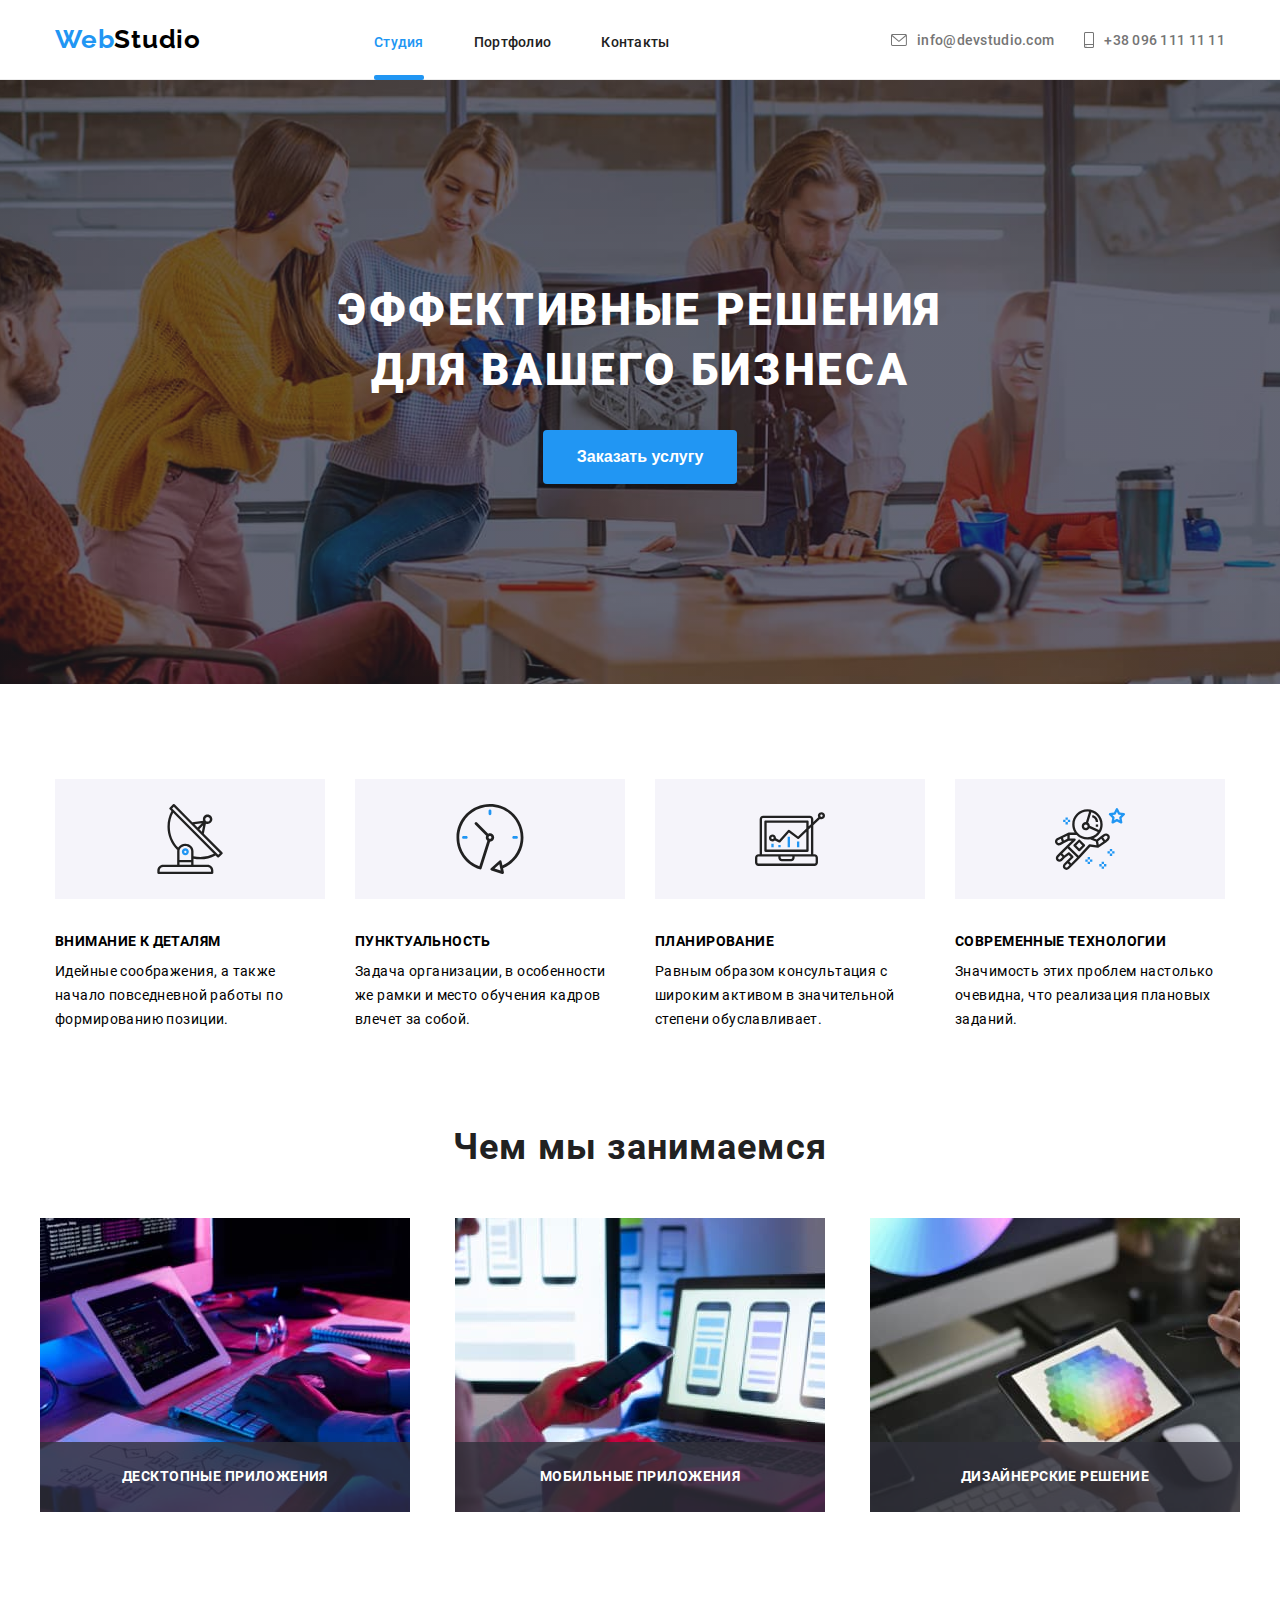
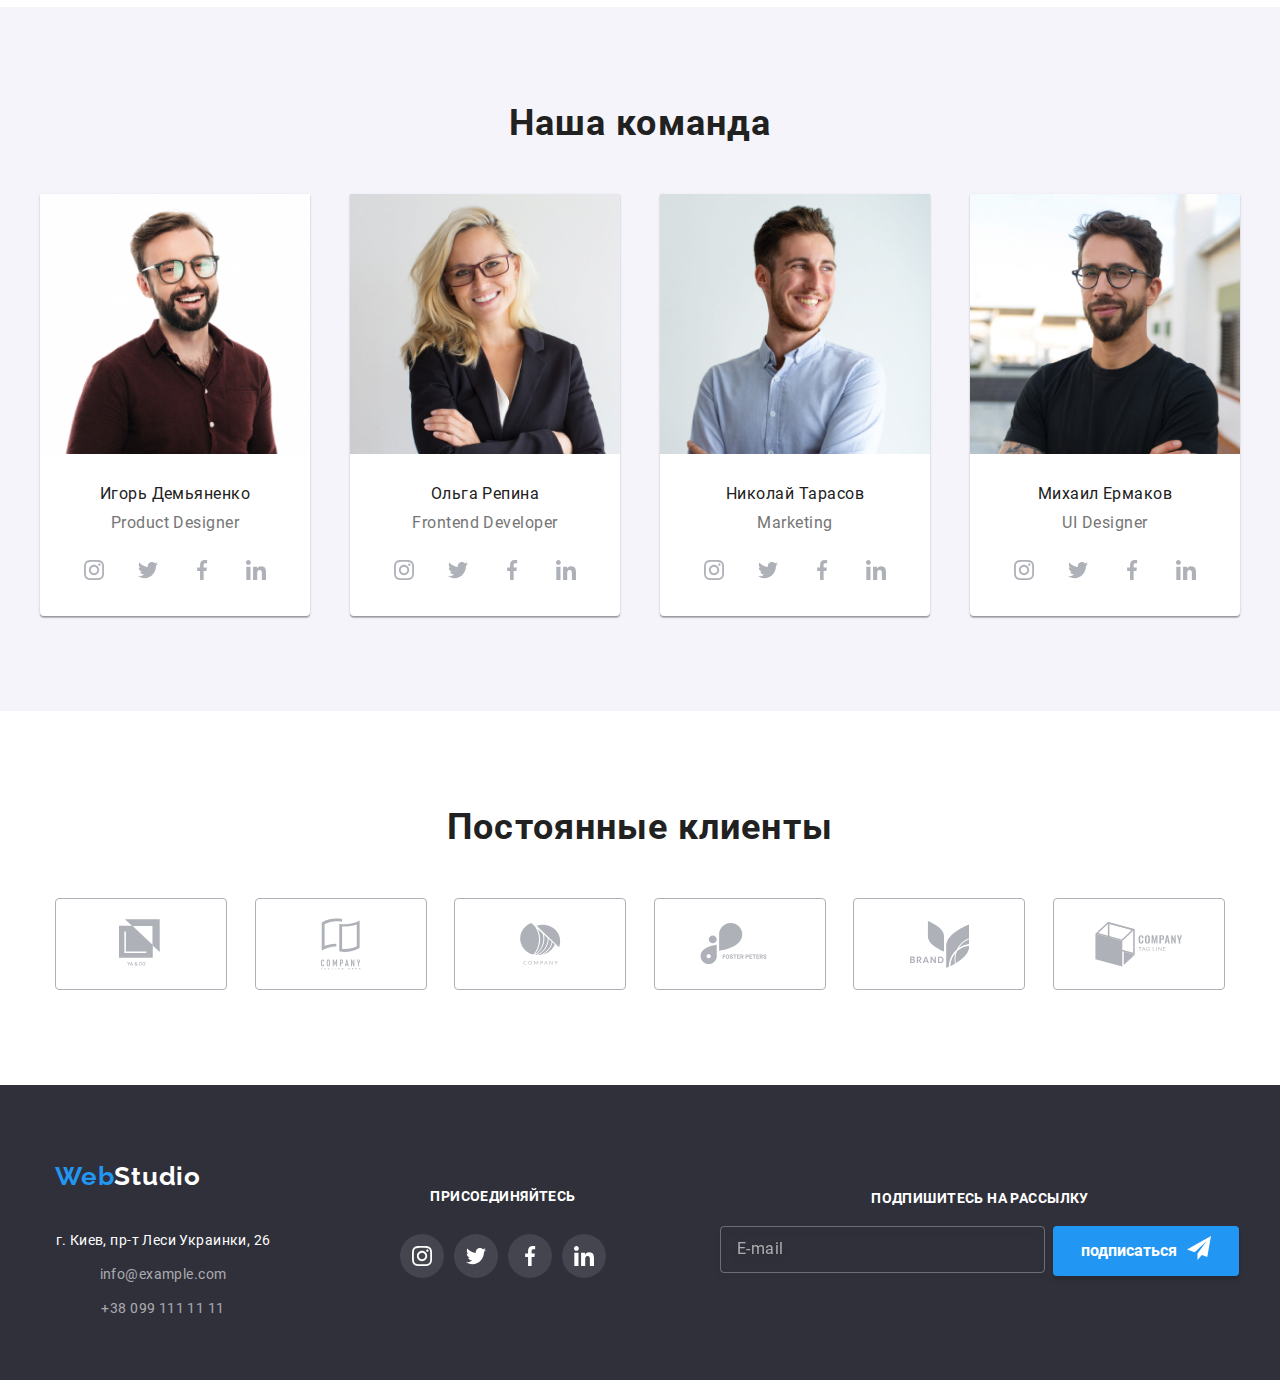
<file: index.html>
<!DOCTYPE html>
<html lang="ru">
<head>
    <meta charset="UTF-8">
    <meta name  ="viewport" content="width=device-width, initial-scale=1.0">
    <title>Document</title>
    <!-- <link href="https://fonts.googleapis.com/css2?family=Raleway:wght@700;900&family=Roboto:wght@400;500;700;900&display=swap" rel="stylesheet"> -->
    <!-- <link rel="stylesheet" href="./css/style.css"> -->
    <link rel="stylesheet" href="./css/main.css">
</head>
<body>
    <!--шапка-->
    <header class="link header">
        <nav class="main-nav container">
            <a href="" class="web-logo"><span class="web-text">Web</span><span class="studio-text">Studio</span></a>
                    <ul class="list-line list">
                        <li class="item"><a href=""><span class="header-text current">Студия</span></a></li>
                        <li class="item"><a href="./portfolio.html"><span class="header-text">Портфолио</span></a></li>
                        <li class="item"><a href=""><span class="header-text">Контакты</span></a></li>
                    </ul>
                        <ul class="auth-nav">
                            <li class="item">
                                <a href="mailto:info@devstudio.com" class="icon-header">
                                    <svg style="width:16px; height:12px; margin-right:10px;">
                                        <use href="./picture/svg/symbol-defs-1.svg#envelope"></use>
                                    </svg>
                                    <span class="contact">info@devstudio.com</span>
                                </a>
                            </li>
                            <li class="item">
                                <a href="tel:+380961111111" class="icon-header">
                                    <svg style="width: 10px; height: 16px; margin-right: 10px">
                                        <use href="./picture/svg/sprite.svg#smartphone"></use>
                                    </svg>

                                    <span class="contact">+38 096 111 11 11</span>
                                </a>
                            </li>
                        </ul>
                <div class="svg-mobile-header is-open" data-menu-button>
                    <svg class="menu-mobile" style="width: 24px; height:16px">
                        <use href="./picture/svg/symbol-defs-1.svg#icon-menu-mobile"></use>
                    </svg>
                    <svg class="close-menu-mobile" style="width: 18px; height: 18px">
                        <use href="./picture/svg/symbol-defs-1.svg#icon-close-mobile"></use>
                    </svg>
                </div>
                <!-- <div class="svg-close-footer is-open" data-menu-button="">
                    <svg style="width: 18px; height: 18px">
                        <use href="./picture/svg/symbol-defs-1.svg#icon-close-mobile"></use>
                    </svg> -->
                </div>
                <div class="header-menu is-open" data-menu>
                        <ul class="list-line list">
                            <li class="item"><a href=""><span class="header-text current">Студия</span></a></li>
                            <li class="item"><a href="./portfolio.html"><span class="header-text">Портфолио</span></a></li>
                            <li class="item"><a href=""><span class="header-text">Контакты</span></a></li>
                        </ul>
                            <ul class="auth-nav">
                                <li class="item">
                                    <a href="mailto:info@devstudio.com" class="icon-header">
                                        <svg style="width:16px; height:12px; margin-right:10px;">
                                            <use href="./picture/svg/symbol-defs-1.svg#envelope"></use>
                                        </svg>
                                        <span class="contact">info@devstudio.com</span>
                                    </a>
                                </li>
                                <li class="item">
                                    <a href="tel:+380961111111" class="icon-header">
                                        <svg style="width: 10px; height: 16px; margin-right: 10px">
                                            <use href="./picture/svg/sprite.svg#smartphone"></use>
                                        </svg>
    
                                        <span class="contact">+38 096 111 11 11</span>
                                    </a>
                                </li>
                            </ul>
                </div>
        </nav>
    </header>
    <main class="link">
            <!-- hero -->
            <section class="hero">
                <h1 class="efect-title">ЭФФЕКТИВНЫЕ РЕШЕНИЯ ДЛЯ ВАШЕГО БИЗНЕСА</h1>
                <div class="button-centered" data-modal-open>
                    <button class="button-hero">Заказать услугу</button>
                </div>
            </section>
            <!-- иконки -->
            <section class="icon-section">
                <div class="container">
                    <ul class="icon-style">
                        <li class="item">
                                <svg class="icon">
                                    <use href="./picture/svg/sprite.svg#antenna"></use>
                                </svg>
                            <h3 class="subtitle-text">ВНИМАНИЕ К ДЕТАЛЯМ</h3>
                            <p class="icon-text">Идейные соображения, а также начало повседневной работы по формированию позиции.</p>
                        </li>
                        <li class="item">
                            <svg class="icon">
                                <use href="./picture/svg/sprite.svg#clock"></use>
                            </svg>
                            <h3 class="subtitle-text">ПУНКТУАЛЬНОСТЬ</h3>
                            <p class="icon-text">Задача организации, в особенности же рамки и место обучения кадров влечет за собой.</p>
                        </li>
                        <li class="item">
                            <svg class="icon">
                                <use href="./picture/svg/sprite.svg#diagram"></use>
                            </svg>
                            <h3 class="subtitle-text">ПЛАНИРОВАНИЕ</h3>
                            <p class="icon-text">Равным образом консультация с широким активом в значительной степени обуславливает.</p>
                        </li>
                        <li class="item">
                            <svg class="icon">
                                <use href="./picture/svg/sprite.svg#astronaut"></use>
                            </svg>
                            <h3 class="subtitle-text">СОВРЕМЕННЫЕ ТЕХНОЛОГИИ</h3>
                            <p class="icon-text">Значимость этих проблем настолько очевидна, что реализация плановых заданий.</p>
                        </li>
                    </ul>
                </div>
            </section>
            <!-- Занятия -->
            <section class="project">
                <div class="container">
                    <h2 class="section-title">Чем мы занимаемся</h2>
                    <ul class="list-project">
                        <li class="item"><img src="./picture/box/box1.jpg" alt=""><span class="text-project">ДЕСКТОПНЫЕ ПРИЛОЖЕНИЯ</span></li>
                        <li class="item"><img src="./picture/box/box2.jpg" alt=""><span class="text-project">МОБИЛЬНЫЕ ПРИЛОЖЕНИЯ</span></li>
                        <li class="item"><img src="./picture/box/box3.jpg" alt=""><span class="text-project">ДИЗАЙНЕРСКИЕ РЕШЕНИЕ</span></li>
                    </ul>
                </div>
            </section>
            <!-- Команда -->
            <section class="comand">
                    <div class="container">
                        <div class="section-comand">
                            <h2 class="section-title">Наша команда</h2>
                            <ul class="comand-list">
                                <li class="item-border">
                                    <picture>
                                        <source srcset="./picture/people/desktop/1.jpg 1x, ./picture/people/desktop/1-img@2x.jpg 2x" media="(min-width:1200px"/>
                                        <source srcset="./picture/people/tablet/1.jpg 1x, ./picture/people/tablet/1-img@2x.jpg 2x" media="(min-width:768px"/>
                                        <source srcset="./picture/people/mobile/1.jpg 1x, ./picture/people/mobile/1-img@2x.jpg 2x" media="(min-width:480px"/>
                                        <img src="./picture/people/desktop/1.jpg" alt="Николай Кучеренко">
                                    </picture> 
                                        <h3 class="contact-subtitle">Игорь Демьяненко</h3>
                                        <p class="contact-text">Product Designer</p>
                                            <ul class="list-soc">
                                                <li class="item">
                                                    <a href="" class="icon-comand">
                                                        <svg class="icon">
                                                            <use href="./picture/svg/sprite.svg#instagram"></use>
                                                        </svg>
                                                    </a>
                                                </li>
                                                <li class="item">
                                                    <a href="" class="icon-comand">
                                                        <svg class="icon">
                                                            <use href="./picture/svg/sprite.svg#twitter"></use>
                                                        </svg>
                                                    </a>
                                                </li>
                                                <li class="item">
                                                    <a href="" class="icon-comand">
                                                        <svg class="icon">
                                                            <use href="./picture/svg/sprite.svg#facebook" ></use>
                                                        </svg>
                                                    </a>
                                                </li>
                                                <li class="item">
                                                    <a href="" class="icon-comand">
                                                        <svg class="icon">
                                                            <use href="./picture/svg/sprite.svg#linkedin"></use>
                                                        </svg>
                                                    </a>
                                                </li>
                                            </ul>
                                </li>
                                <li class="item-border"> 
                                    <picture>
                                        <source srcset="./picture/people/desktop/2.jpg 1x, ./picture/people/desktop/2-img@2x.jpg 2x" media="(min-width:1200px"/>
                                        <source srcset="./picture/people/tablet/2.jpg 1x, ./picture/people/tablet/2-img@2x.jpg 2x" media="(min-width:768px"/>
                                        <source srcset="./picture/people/mobile/2.jpg 1x, ./picture/people/mobile/2-img@2x.jpg 2x" media="(min-width:480px"/>
                                        <img src="./picture/people/desktop/2.jpg" alt="Ольга Ивановна">
                                    </picture> 
                                    <h3 class="contact-subtitle">Ольга Репина</h3>
                                        <p class="contact-text">Frontend Developer</p>
                                        <ul class="list-soc">
                                            <li class="item">
                                                <a href="" class="icon-comand">
                                                    <svg class="icon">
                                                        <use href="./picture/svg/sprite.svg#instagram"></use>
                                                    </svg>
                                                </a>
                                            </li>
                                            <li class="item">
                                                <a href="" class="icon-comand">
                                                    <svg class="icon">
                                                        <use href="./picture/svg/sprite.svg#twitter"></use>
                                                    </svg>
                                                </a>
                                            </li>
                                            <li class="item">
                                                <a href="" class="icon-comand">
                                                    <svg class="icon">
                                                        <use href="./picture/svg/sprite.svg#facebook" ></use>
                                                    </svg>
                                                </a>
                                            </li>
                                            <li class="item">
                                                <a href="" class="icon-comand">
                                                    <svg class="icon">
                                                        <use href="./picture/svg/sprite.svg#linkedin"></use>
                                                    </svg>
                                                </a>
                                            </li>
                                        </ul>
                                </li>
                                <li class="item-border">
                                    <picture>
                                        <source srcset="./picture/people/desktop/3.jpg 1x, ./picture/people/desktop/3-img@2x.jpg 2x" media="(min-width:1200px"/>
                                        <source srcset="./picture/people/tablet/3.jpg 1x, ./picture/people/tablet/3-img@2x.jpg 2x" media="(min-width:768px"/>
                                        <source srcset="./picture/people/mobile/3.jpg 1x, ./picture/people/mobile/3-img@2x.jpg 2x" media="(min-width:480px"/>
                                        <img src="./picture/people/desktop/3.jpg" alt="Андрей Шевченко"> 
                                    </picture>
                                    
                                    <h3 class="contact-subtitle">Николай Тарасов</h3>
                                        <p class="contact-text">Marketing</p>
                                        <ul class="list-soc">
                                            <li class="item">
                                                <a href="" class="icon-comand">
                                                    <svg class="icon">
                                                        <use href="./picture/svg/sprite.svg#instagram"></use>
                                                    </svg>
                                                </a>
                                            </li>
                                            <li class="item">
                                                <a href="" class="icon-comand">
                                                    <svg class="icon">
                                                        <use href="./picture/svg/sprite.svg#twitter"></use>
                                                    </svg>
                                                </a>
                                            </li>
                                            <li class="item">
                                                <a href="" class="icon-comand">
                                                    <svg class="icon">
                                                        <use href="./picture/svg/sprite.svg#facebook" ></use>
                                                    </svg>
                                                </a>
                                            </li>
                                            <li class="item">
                                                <a href="" class="icon-comand">
                                                    <svg class="icon">
                                                        <use href="./picture/svg/sprite.svg#linkedin"></use>
                                                    </svg>
                                                </a>
                                            </li>
                                        </ul>
                                </li>
                                <li class="item-border"> 
                                    <picture>
                                        <source srcset="./picture/people/desktop/4.jpg 1x, ./picture/people/desktop/4-img@2x.jpg 2x" media="(min-width:1200px"/>
                                        <source srcset="./picture/people/tablet/4.jpg 1x, ./picture/people/tablet/4-img@2x.jpg 2x" media="(min-width:768px"/>
                                        <source srcset="./picture/people/mobile/4.jpg 1x, ./picture/people/mobile/4-img@2x.jpg 2x" media="(min-width:480px"/>
                                        <img src="./picture/people/desktop/4.jpg" alt="Иван Николаев">
                                    </picture>
                                    <h3 class="contact-subtitle">Михаил Ермаков</h3>
                                        <p class="contact-text">UI Designer</p>
                                        <ul class="list-soc">
                                            <li class="item">
                                                <a href="" class="icon-comand">
                                                    <svg class="icon">
                                                        <use href="./picture/svg/sprite.svg#instagram"></use>
                                                    </svg>
                                                </a>
                                            </li>
                                            <li class="item">
                                                <a href="" class="icon-comand">
                                                    <svg class="icon">
                                                        <use href="./picture/svg/sprite.svg#twitter"></use>
                                                    </svg>
                                                </a>
                                            </li>
                                            <li class="item">
                                                <a href="" class="icon-comand">
                                                    <svg class="icon">
                                                        <use href="./picture/svg/sprite.svg#facebook" ></use>
                                                    </svg>
                                                </a>
                                            </li>
                                            <li class="item">
                                                <a href="" class="icon-comand">
                                                    <svg class="icon">
                                                        <use href="./picture/svg/sprite.svg#linkedin"></use>
                                                    </svg>
                                                </a>
                                            </li>
                                        </ul>
                                </li>
                            </ul>
                        </div>
                    </div>
            </section>
            <!-- клиенты -->
            <section class="costomer">
                <div class="container">
                    <h2 class="section-title">Постоянные клиенты</h2>
                    <ul class="list-сustomer">
                        <li class="item">
                            <a href="" class="svg-icon">
                                <svg style="width: 45px; height: 50px;">
                                    <use href="./picture/svg/sprite.svg#icon-logo-1"></use>
                                </svg>
                            </a>
                        </li>
                        <li class="item">
                            <a href="" class="svg-icon">
                                <svg style="width: 40px; height: 52px">
                                    <use href="./picture/svg/sprite.svg#icon-logo-2"></use>
                                </svg>
                            </a>
                        </li>
                        <li class="item">
                            <a href="" class="svg-icon">
                                <svg style="width: 41px; height: 42px;">
                                    <use href="./picture/svg/sprite.svg#icon-logo-3"></use>
                                </svg>
                            </a>
                        </li>
                        <li class="item">
                            <a href="" class="svg-icon">
                                <svg  style="width: 80px; height: 42px;">
                                    <use href="./picture/svg/sprite.svg#icon-logo-4"></use>
                                </svg>
                            </a>
                        </li>
                        <li class="item">
                            <a href="" class="svg-icon">
                                <svg style="width: 59px; height: 47px;">
                                    <use href="./picture/svg/sprite.svg#icon-logo-5"></use>
                                </svg>
                            </a>
                        </li>
                        <li class="item">
                            <a href="" class="svg-icon">
                                <svg style="width: 88px; height: 45px;">
                                    <use href="./picture/svg/sprite.svg#icon-logo-6"></use>
                                </svg>
                            </a>
                        </li>
                    </ul>
                </div>
            </section>
    </main>
    <footer class="link footer">
        <div class="container footer-list">
            <!-- <div class="footer-tablet"> -->
                <div class="footer-section">
                    <a href=""><span class="web-logo"><span style="color:#2196F3;">Web</span><span style="color:#FFFFFF;">Studio</span></span></a>
                        <address>
                            <ul class="footer-adress">
                                <li class="item">г. Киев, пр-т Леси Украинки, 26</li>
                                <li class="item"><a href="mailto:info@devstudio.com"><span class="contact">info@example.com</span></a></li>
                                <li class="item"><a href="tel:+380961111111"><span class="contact">+38 099 111 11 11</span></a></li>
                            </ul>
                        </address>
                </div>
                <div class="footer-soc">
                    <h3 class="subtitle-text" style="color: #FFFFFF;">ПРИСОЕДИНЯЙТЕСЬ</h3>
                        <ul class="list-soc">
                            <li class="item">
                                <a href="" class="icon-footer">
                                    <svg class="icon">
                                        <use href="./picture/svg/sprite.svg#instagram" ></use>
                                    </svg>
                                </a>
                            </li>
                            <li class="item">
                                <a href="" class="icon-footer">
                                    <svg class="icon">
                                        <use href="./picture/svg/sprite.svg#twitter" ></use>
                                    </svg>
                                </a>
                            </li>
                            <li class="item">
                                <a href="" class="icon-footer">
                                    <svg class="icon">
                                        <use href="./picture/svg/sprite.svg#facebook" ></use>
                                    </svg>
                                </a>
                            </li>
                            <li class="item">
                                <a href="" class="icon-footer">
                                    <svg class="icon">
                                        <use href="./picture/svg/sprite.svg#linkedin" ></use>
                                    </svg>
                                </a>
                            </li>
                        </ul>
                <!-- </div> -->
            </div>
            <div class="footer-link">
                <h3 class="subtitle-text">ПОДПИШИТЕСЬ НА РАССЫЛКУ</h3>
                <div class="form-flex-footer">
                    <form>
                        <input class="form-footer" type="email" name="email" id="email" placeholder="E-mail" autocomplete="off">
                    </form>
                    <a href="" class="button">подписаться</a>
                </div>
            </div>
        </div>
    </footer>
    <div class="backdrop is-hidden" data-modal>
        <div class="modal">
            <div class="modal-end" data-modal-close>
                <svg class="icon-modal" style="width: 10px; height:10px;">
                    <use href="./picture/svg/symbol-defs-1.svg#icon-krest-modal"></use>
                </svg>
            </div>
            <p class="form-title">Оставьте свои данные, мы вам перезвоним</p>
            <form>
                <div class="main-form">
                    <label class="form-label">
                        <span class="form-subtitle">Имя</span>
                        <input type="text" name="name" class="form" autocomplete="off">
                        <div class="form-icon">
                            <svg class="icon-form" style="height: 12px; width:12px; padding: 3px 3px;">
                                <use href="./picture/svg/symbol-defs-1.svg#form-man"></use>
                            </svg>
                        </div>
                    </label>
                    <label class="form-label">
                        <span class="form-subtitle">Телефон</span>
                        <input type="tel" name="tel" class="form" autocomplete="off">
                        <div class="form-icon">
                            <svg style="height: 13px; width:13px; padding: 2.5px 2.5px">
                                <use href="./picture/svg/symbol-defs-1.svg#form-tel"></use>
                            </svg>
                        </div>
                    </label>
                    <label class="form-label">
                        <span class="form-subtitle">Почта</span>
                        <input type="email" name="email" class="form" autocomplete="off">
                        <div class="form-icon">
                            <svg style="height: 12px; width:15px; padding: 3px 1.5px">
                                <use href="./picture/svg/symbol-defs-1.svg#form-email"></use>
                            </svg>
                        </div>
                    </label>
                    <label class="form-label">
                        <span class="form-subtitle">Комментарий</span>
                        <textarea name="coment" placeholder="Введите текст" class="form-coment form"></textarea>
                    </label>
                </div>
                <div class="checkbox">
                    <input type="checkbox" name="checkbox"><p class="text-checkbox">Соглашаюсь с рассылкой и принимаю <a href="" class="link-checkbox">Условия договора</a></p>
                </div>
                <div>
                    <button class="form-button">Отправить</button>
                </div>
            </form>
        </div>
    </div>
    <script src="./js/modal.js"></script>
    <script src="./js/header.js"></script>
</body>
</html>
</file>
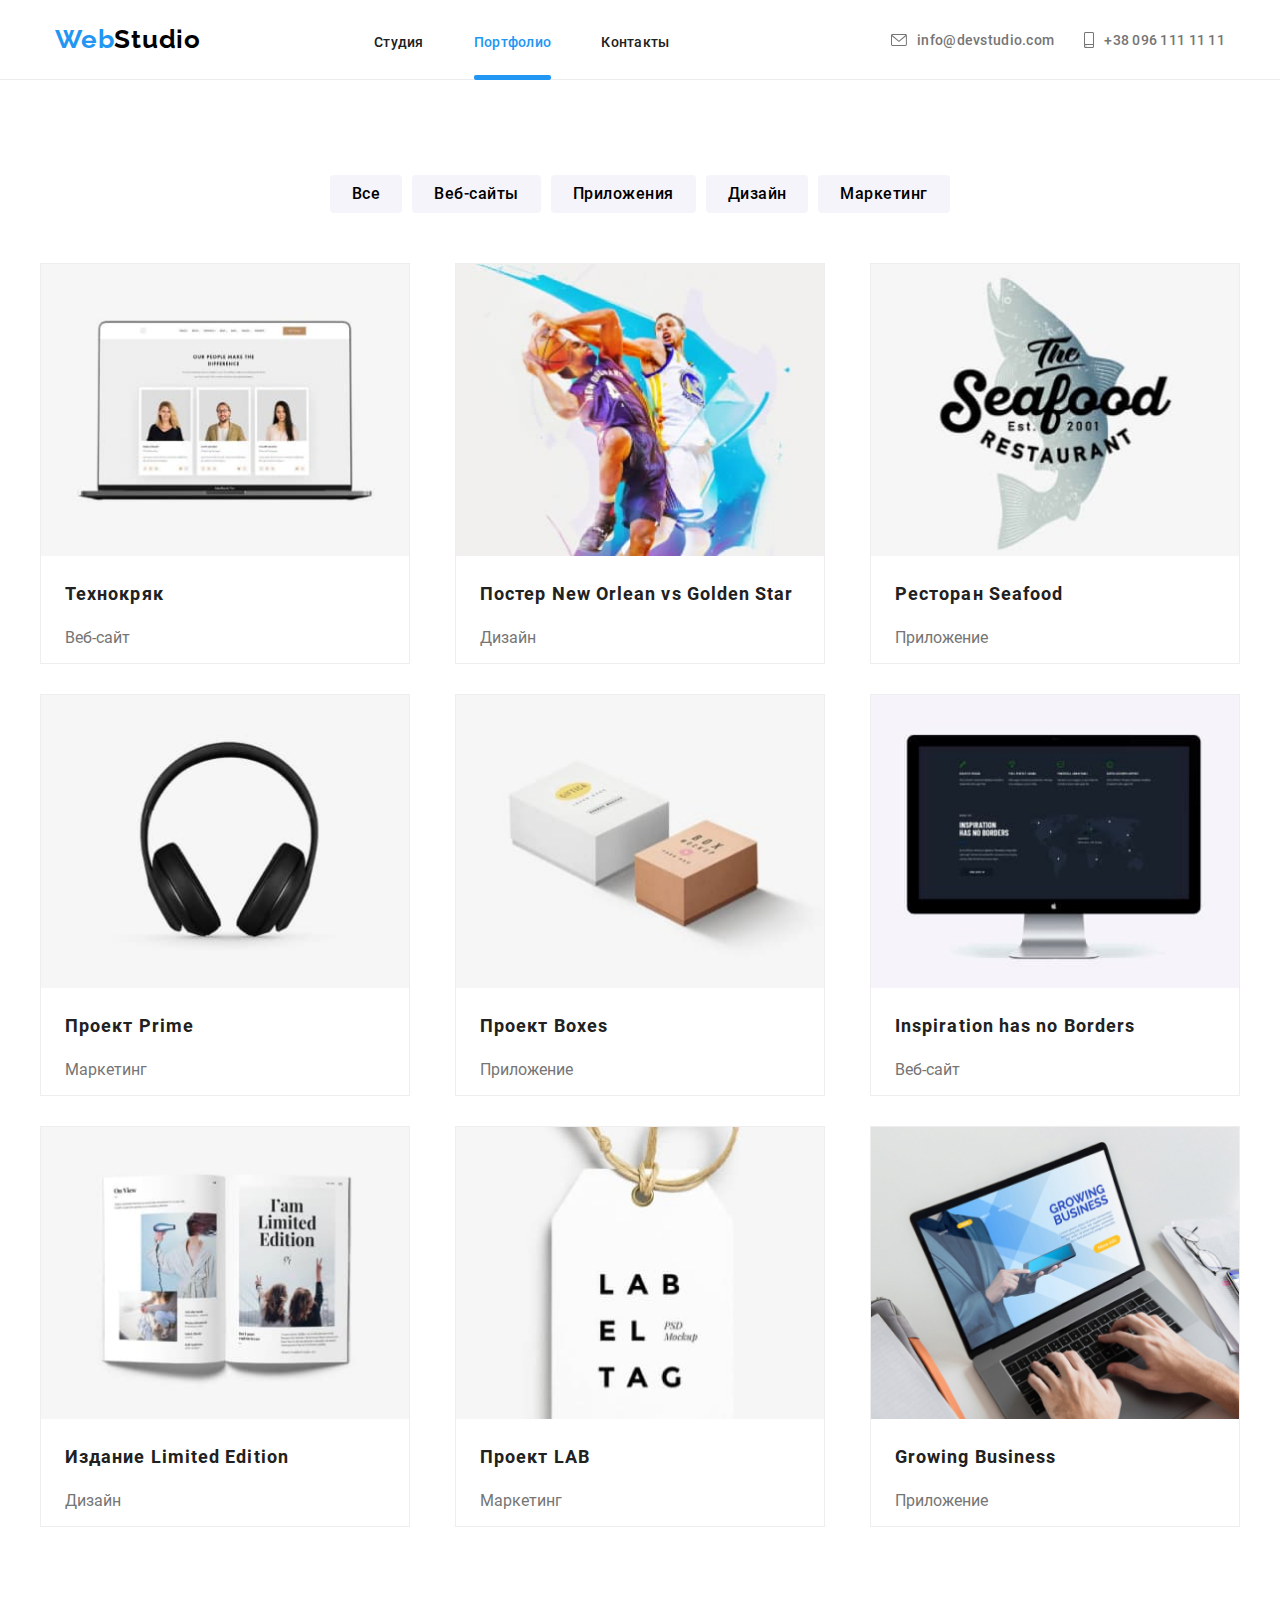
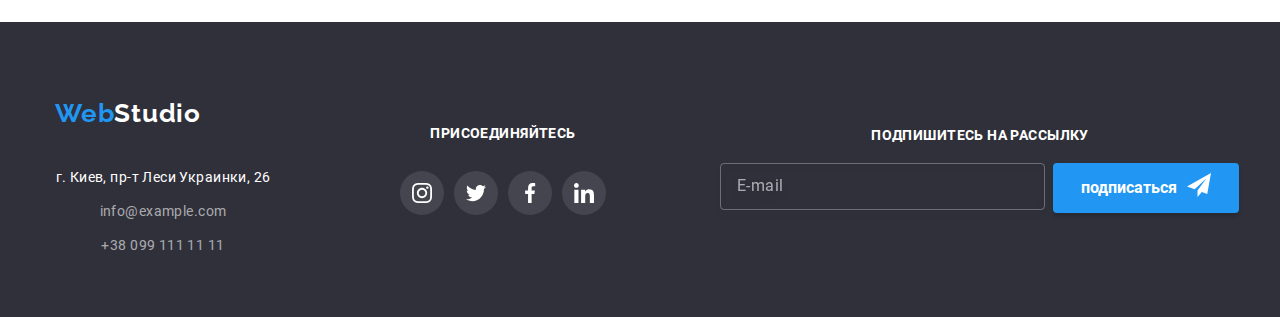
<file: portfolio.html>
<!DOCTYPE html>
<html lang="ru">
<head>
    <meta charset="UTF-8">
    <meta name="viewport" content="width=device-width, initial-scale=1.0">
    <title>Портфолио</title>
    <!-- <link href="https://fonts.googleapis.com/css2?family=Raleway:wght@700;900&family=Roboto:wght@400;500;700&display=swap" rel="stylesheet"> -->
    <!-- <link rel="stylesheet" href="./css/style.css"> -->
    <link rel="stylesheet" href="./css/portfolio.css">
</head>
<body>
<!--шапка-->
<header class="link header">
    <nav class="main-nav container">
        <a href="" class="web-logo"><span class="web-text">Web</span><span class="studio-text">Studio</span></a>
                <ul class="list-line list">
                    <li class="item"><a href="./index.html"><span class="header-text">Студия</span></a></li>
                    <li class="item"><a href=""><span class="header-text current">Портфолио</span></a></li>
                    <li class="item"><a href=""><span class="header-text">Контакты</span></a></li>
                </ul>
                    <ul class="auth-nav">
                        <li class="item">
                            <a href="mailto:info@devstudio.com" class="icon-header">
                                <svg style="width:16px; height:12px; margin-right:10px;">
                                    <use href="./picture/svg/symbol-defs-1.svg#envelope"></use>
                                </svg>
                                <span class="contact">info@devstudio.com</span>
                            </a>
                        </li>
                        <li class="item">
                            <a href="tel:+380961111111" class="icon-header">
                                <svg style="width: 10px; height: 16px; margin-right: 10px">
                                    <use href="./picture/svg/sprite.svg#smartphone"></use>
                                </svg>

                                <span class="contact">+38 096 111 11 11</span>
                            </a>
                        </li>
                    </ul>
            <div class="svg-mobile-header is-open" data-menu-button>
                <svg class="menu-mobile" style="width: 24px; height:16px">
                    <use href="./picture/svg/symbol-defs-1.svg#icon-menu-mobile"></use>
                </svg>
                <svg class="close-menu-mobile" style="width: 18px; height: 18px">
                    <use href="./picture/svg/symbol-defs-1.svg#icon-close-mobile"></use>
                </svg>
            </div>
            <!-- <div class="svg-close-footer is-open" data-menu-button="">
                <svg style="width: 18px; height: 18px">
                    <use href="./picture/svg/symbol-defs-1.svg#icon-close-mobile"></use>
                </svg> -->
            </div>
            <div class="header-menu is-open" data-menu>
                    <ul class="list-line list">
                        <li class="item"><a href="./index.html"><span class="header-text">Студия</span></a></li>
                        <li class="item"><a href=""><span class="header-text current">Портфолио</span></a></li>
                        <li class="item"><a href=""><span class="header-text">Контакты</span></a></li>
                    </ul>
                        <ul class="auth-nav">
                            <li class="item">
                                <a href="mailto:info@devstudio.com" class="icon-header">
                                    <svg style="width:16px; height:12px; margin-right:10px;">
                                        <use href="./picture/svg/symbol-defs-1.svg#envelope"></use>
                                    </svg>
                                    <span class="contact">info@devstudio.com</span>
                                </a>
                            </li>
                            <li class="item">
                                <a href="tel:+380961111111" class="icon-header">
                                    <svg style="width: 10px; height: 16px; margin-right: 10px">
                                        <use href="./picture/svg/sprite.svg#smartphone"></use>
                                    </svg>

                                    <span class="contact">+38 096 111 11 11</span>
                                </a>
                            </li>
                        </ul>
            </div>
    </nav>
</header>
    <main>
<!--Кнопки-->
        <section class="portfolio-button">
            <div class="button-margin">
                <ul class="button-list">
                    <li class="item"><button class="button-portfolio">Все</button></li>
                    <li class="item"><button class="button-portfolio">Веб-сайты</button></li>
                    <li class="item"><button class="button-portfolio">Приложения</button></li>
                    <li class="item"><button class="button-portfolio">Дизайн</button></li>
                    <li class="item"><button class="button-portfolio">Маркетинг</button></li>
                </ul>
            </div>
        </section>
<!--Главный контент-->
        <section class="container-portfolio">
            <ul class="link list portfolio-list">
                <li class="item">
                    <a href="">
                        <div class="img-portfolio">
                            <picture>
                                <source srcset="./picture/portfolio/desktop/1.jpg 1x, ./picture/portfolio/desktop/1-img@2x.jpg 2x" media="(min-width: 1200px)"/>
                                <source srcset="./picture/portfolio/tablet/1.jpg 1x, ./picture/portfolio/tablet/1-img@2x.jpg 2x" media="(min-width: 768px)"/>
                                <source srcset="./picture/portfolio/mobile/1.jpg 1x, ./picture/portfolio/mobile/1-img@2x.jpg 2x" media="(min-width: 480px)"/>
                                <img src="./picture/portfolio/desktop/1.jpg" alt="">
                            </picture>
                            <div class="hover-portfolio">
                                <p>
                                    Технокряк это современная площадка распространения коронавируса.
                                    Компании используют эту платформу для цифрового шпионажа и атак на
                                    защищённые сервера конкурентов.
                                </p>
                            </div>
                        </div>
                        <h3 class="portfolio-subtitle">Технокряк</h3>
                        <p class="portfolio-text">Веб-сайт</p>
                    </a>
                </li>
                <li class="item">
                    <a href="">
                        <div class="img-portfolio">
                            <picture>
                                <source srcset="./picture/portfolio/desktop/2.jpg 1x, ./picture/portfolio/desktop/2-img@2x.jpg 2x" media="(min-width: 1200px)"/>
                                <source srcset="./picture/portfolio/tablet/2.jpg 1x, ./picture/portfolio/tablet/2-img@2x.jpg 2x" media="(min-width: 768px)"/>
                                <source srcset="./picture/portfolio/mobile/2.jpg 1x, ./picture/portfolio/mobile/2-img@2x.jpg 2x" media="(min-width: 480px)"/>
                                <img src="./picture/portfolio/desktop/2.jpg" alt="">
                            </picture>
                            <div class="hover-portfolio">
                                <p>
                                    Технокряк это современная площадка распространения коронавируса.
                                    Компании используют эту платформу для цифрового шпионажа и атак на
                                    защищённые сервера конкурентов.
                                </p>
                            </div>
                        </div>
                        <h3 class="portfolio-subtitle">Постер New Orlean vs Golden Star</h3>
                        <p class="portfolio-text">Дизайн</p>
                    </a>
                </li>
                <li class="item">
                    <a href="">
                        <div class="img-portfolio">
                            <picture>
                                <source srcset="./picture/portfolio/desktop/3.jpg 1x, ./picture/portfolio/desktop/3-img@2x.jpg 2x" media="(min-width: 1200px)"/>
                                <source srcset="./picture/portfolio/tablet/3.jpg 1x, ./picture/portfolio/tablet/3-img@2x.jpg 2x" media="(min-width: 768px)"/>
                                <source srcset="./picture/portfolio/mobile/3.jpg 1x, ./picture/portfolio/mobile/3-img@2x.jpg 2x" media="(min-width: 480px)"/>
                                <img src="./picture/portfolio/desktop/3.jpg" alt="">
                            </picture>
                            <div class="hover-portfolio">
                                <p>
                                    Технокряк это современная площадка распространения коронавируса.
                                    Компании используют эту платформу для цифрового шпионажа и атак на
                                    защищённые сервера конкурентов.
                                </p>
                            </div>
                        </div>
                        <h3 class="portfolio-subtitle">Ресторан Seafood</h3>
                        <p class="portfolio-text">Приложение</p>
                    </a>
                </li>
                <li class="item">
                    <a href="">
                        <div class="img-portfolio">
                            <picture>
                                <source srcset="./picture/portfolio/desktop/4.jpg 1x, ./picture/portfolio/desktop/4-img@2x.jpg 2x" media="(min-width: 1200px)"/>
                                <source srcset="./picture/portfolio/tablet/4.jpg 1x, ./picture/portfolio/tablet/4-img@2x.jpg 2x" media="(min-width: 768px)"/>
                                <source srcset="./picture/portfolio/mobile/4.jpg 1x, ./picture/portfolio/mobile/4-img@2x.jpg 2x" media="(min-width: 480px)"/>
                                <img src="./picture/portfolio/desktop/4.jpg" alt="">
                            </picture>
                            <div class="hover-portfolio">
                                <p>
                                    Технокряк это современная площадка распространения коронавируса.
                                    Компании используют эту платформу для цифрового шпионажа и атак на
                                    защищённые сервера конкурентов.
                                </p>
                            </div>
                        </div>
                        <h3 class="portfolio-subtitle">Проект Prime</h3>
                        <p class="portfolio-text">Маркетинг</p>
                    </a>
                </li>
                <li class="item">
                    <a href="">
                        <div class="img-portfolio">
                            <picture>
                                <source srcset="./picture/portfolio/desktop/5.jpg 1x, ./picture/portfolio/desktop/5-img@2x.jpg 2x" media="(min-width: 1200px)"/>
                                <source srcset="./picture/portfolio/tablet/5.jpg 1x, ./picture/portfolio/tablet/5-img@2x.jpg 2x" media="(min-width: 768px)"/>
                                <source srcset="./picture/portfolio/mobile/5.jpg 1x, ./picture/portfolio/mobile/5-img@2x.jpg 2x" media="(min-width: 480px)"/>
                                <img src="./picture/portfolio/desktop/5.jpg" alt="">
                            </picture>
                            <div class="hover-portfolio">
                                <p>
                                    Технокряк это современная площадка распространения коронавируса.
                                    Компании используют эту платформу для цифрового шпионажа и атак на
                                    защищённые сервера конкурентов.
                                </p>
                            </div>
                        </div>
                        <h3 class="portfolio-subtitle">Проект Boxes</h3>
                        <p class="portfolio-text">Приложение</p>
                    </a>
                </li>
                <li class="item">
                    <a href="">
                        <div class="img-portfolio">
                            <picture>
                                <source srcset="./picture/portfolio/desktop/6.jpg 1x, ./picture/portfolio/desktop/6-img@2x.jpg 2x" media="(min-width: 1200px)"/>
                                <source srcset="./picture/portfolio/tablet/6.jpg 1x, ./picture/portfolio/tablet/6-img@2x.jpg 2x" media="(min-width: 768px)"/>
                                <source srcset="./picture/portfolio/mobile/6.jpg 1x, ./picture/portfolio/mobile/6-img@2x.jpg 2x" media="(min-width: 480px)"/>
                                <img src="./picture/portfolio/desktop/62.jpg" alt="">
                            </picture>
                            <div class="hover-portfolio">
                                <p>
                                    Технокряк это современная площадка распространения коронавируса.
                                    Компании используют эту платформу для цифрового шпионажа и атак на
                                    защищённые сервера конкурентов.
                                </p>
                            </div>
                        </div>
                        <h3 class="portfolio-subtitle">Inspiration has no Borders</h3>
                        <p class="portfolio-text">Веб-сайт</p>
                    </a>
                </li>
                <li class="item">
                    <a href="">
                        <div class="img-portfolio">
                            <picture>
                                <source srcset="./picture/portfolio/desktop/7.jpg 1x, ./picture/portfolio/desktop/7-img@2x.jpg 2x" media="(min-width: 1200px)"/>
                                <source srcset="./picture/portfolio/tablet/7.jpg 1x, ./picture/portfolio/tablet/7-img@2x.jpg 2x" media="(min-width: 768px)"/>
                                <source srcset="./picture/portfolio/mobile/7.jpg 1x, ./picture/portfolio/mobile/7-img@2x.jpg 2x" media="(min-width: 480px)"/>
                                <img src="./picture/portfolio/desktop/7.jpg" alt="">
                            </picture>
                            <div class="hover-portfolio">
                                <p>
                                    Технокряк это современная площадка распространения коронавируса.
                                    Компании используют эту платформу для цифрового шпионажа и атак на
                                    защищённые сервера конкурентов.
                                </p>
                            </div>
                        </div>
                        <h3 class="portfolio-subtitle">Издание Limited Edition</h3>
                        <p class="portfolio-text">Дизайн</p>
                    </a>
                </li>
                <li class="item">
                    <a href="">
                        <div class="img-portfolio">
                            <picture>
                                <source srcset="./picture/portfolio/desktop/8.jpg 1x, ./picture/portfolio/desktop/8-img@2x.jpg 2x" media="(min-width: 1200px)"/>
                                <source srcset="./picture/portfolio/tablet/8.jpg 1x, ./picture/portfolio/tablet/8-img@2x.jpg 2x" media="(min-width: 768px)"/>
                                <source srcset="./picture/portfolio/mobile/8.jpg 1x, ./picture/portfolio/mobile/8-img@2x.jpg 2x" media="(min-width: 480px)"/>
                                <img src="./picture/portfolio/desktop/8.jpg" alt="">
                            </picture>
                            <div class="hover-portfolio">
                                <p>
                                    Технокряк это современная площадка распространения коронавируса.
                                    Компании используют эту платформу для цифрового шпионажа и атак на
                                    защищённые сервера конкурентов.
                                </p>
                            </div>
                        </div>
                        <h3 class="portfolio-subtitle">Проект LAB</h3>
                        <p class="portfolio-text">Маркетинг</p>
                    </a>
                </li>
                <li class="item">
                    <a href="">
                        <div class="img-portfolio">
                            <picture>
                                <source srcset="./picture/portfolio/desktop/9.jpg 1x, ./picture/portfolio/desktop/9-img@2x.jpg 2x" media="(min-width: 1200px)"/>
                                <source srcset="./picture/portfolio/tablet/9.jpg 1x, ./picture/portfolio/tablet/9-img@2x.jpg 2x" media="(min-width: 768px)"/>
                                <source srcset="./picture/portfolio/mobile/9.jpg 1x, ./picture/portfolio/mobile/9-img@2x.jpg 2x" media="(min-width: 480px)"/>
                                <img src="./picture/portfolio/desktop/9.jpg" alt="">
                            </picture>
                            <div class="hover-portfolio">
                                <p>
                                    Технокряк это современная площадка распространения коронавируса.
                                    Компании используют эту платформу для цифрового шпионажа и атак на
                                    защищённые сервера конкурентов.
                                </p>
                            </div>
                        </div>
                        <h3 class="portfolio-subtitle">Growing Business</h3>
                        <p class="portfolio-text">Приложение</p>
                    </a>
                </li>
            </ul>
        </section>
    </main>
    <footer class="link footer">
        <div class="container footer-list">
                <div class="footer-section">
                    <a href=""><span class="web-logo"><span style="color:#2196F3;">Web</span><span style="color:#FFFFFF;">Studio</span></span></a>
                        <address>
                            <ul class="footer-adress">
                                <li class="item">г. Киев, пр-т Леси Украинки, 26</li>
                                <li class="item"><a href="mailto:info@devstudio.com"><span class="contact">info@example.com</span></a></li>
                                <li class="item"><a href="tel:+380961111111"><span class="contact">+38 099 111 11 11</span></a></li>
                            </ul>
                        </address>
                </div>
                <div class="footer-soc">
                    <h3 class="subtitle-text" style="color: #FFFFFF;">ПРИСОЕДИНЯЙТЕСЬ</h3>
                        <ul class="list-soc">
                            <li class="item">
                                <a href="" class="icon-footer">
                                    <svg class="icon">
                                        <use href="./picture/svg/sprite.svg#instagram" ></use>
                                    </svg>
                                </a>
                            </li>
                            <li class="item">
                                <a href="" class="icon-footer">
                                    <svg class="icon">
                                        <use href="./picture/svg/sprite.svg#twitter" ></use>
                                    </svg>
                                </a>
                            </li>
                            <li class="item">
                                <a href="" class="icon-footer">
                                    <svg class="icon">
                                        <use href="./picture/svg/sprite.svg#facebook" ></use>
                                    </svg>
                                </a>
                            </li>
                            <li class="item">
                                <a href="" class="icon-footer">
                                    <svg class="icon">
                                        <use href="./picture/svg/sprite.svg#linkedin" ></use>
                                    </svg>
                                </a>
                            </li>
                        </ul>
                </div>
            <div class="footer-link">
                <h3 class="subtitle-text">ПОДПИШИТЕСЬ НА РАССЫЛКУ</h3>
                <div class="form-flex-footer">
                    <form>
                        <input class="form-footer" type="email" name="email" id="email" placeholder="E-mail" autocomplete="off">
                    </form>
                    <a href="" class="button">подписаться</a>
                </div>
            </div>
        </div>
    </footer>
    <script src="./js/header.js"></script>
</body>
</html>
</file>
<file: css/style.css>
:root {
    --text-blue-color: blue ;
    --text-contact-color: #757575;
    --text-header-hover-color: #2196F3;
    --text-subtitle-color:#212121;
    --background-butten-color: #2196F3;
    --background-footer: #2F303A;
    --icon-text:#757575;
}
@font-face {
    font-family: Roboto;
    font-weight: 400;
    src: url(../shrift/Roboto-Regular.ttf);
}
@font-face {
    font-family: Roboto;
    font-weight: 500;
    src: url(../shrift/Roboto-Medium.ttf);
}
@font-face {
    font-family: Roboto;
    font-weight: 700;
    src: url(../shrift/Roboto-Bold.ttf);
}
@font-face {
    font-family: Roboto;
    font-weight: 900;
    src: url(../shrift/Roboto-Black.ttf);
}
@font-face {
    font-family: Raleway;
    font-weight: 700;
    src: url(../shrift/Raleway-Bold.ttf);
}
@font-face {
    font-family: Raleway;
    font-weight: 900;
    src: url(../shrift/Raleway-Black.ttf);
}
body {
    font-family: Roboto;
    margin: 0px;
    overflow: none;
}
/* модальное окно */

/*  */

footer {
    background-color: #2F303A;
}
ul {
    margin-top: 0px;
    margin-bottom: 0px;
    list-style: none;
}
h1, h2, h3 {
    margin: 0px;
}
.link a {
    text-decoration: none;
}
.container {
    width: 1200px;
    padding-left: 15px;
    padding-right: 15px;
    margin-left: auto;
    margin-right: auto;
}
.section-title{
    font-weight: 700;
    font-size: 36px;
    line-height: 42px;
    text-align: center;
    letter-spacing: 0.03em;
    color: #212121;
}
.subtitle-text {
    font-weight: 700;
    font-size: 14px;
    line-height: 16px;
    letter-spacing: 0.03em;
    margin-bottom: 10px;

    color: var(--text-subtitle-color);
}
/* Contact */
.contact{
    font-family: Roboto;
    font-weight: 500;
    font-size: 14px;
    line-height: 16px;
    letter-spacing: 0.02em;
    color: currentColor;
}
/* logo */
.web-logo{
    font-family: Raleway;
    font-weight: 700;
    font-size: 26px;
    line-height: 31px;
    letter-spacing: 0.03em;
    margin-right: 85px;
}

/* Шапка */
.header {
    border-bottom: 1px solid #ECECEC;
}
.main-nav {
    display: flex;
    align-items: center;
}
.main-nav .list-line {
    padding-left: 0px;
}
.list-line .item {
    position: relative;
    padding-top: 32px;
    padding-bottom: 28px;
}
.header-text.current {
    color: #2196F3;
}
.header-text.current::after {
    bottom: -1px;
    left: 0;
    content: "";
    position: absolute;
    width: 100%;
    height: 5px;
    background-color: #2196F3;
    border-radius: 2px;
}
.header-text {
    font-family: Roboto;
    font-weight: 500;
    font-size: 14px;
    line-height: 16px;
    letter-spacing: 0.02em;

    color: var(--text-subtitle-color);
    transition: color 250ms cubic-bezier(0.4, 0, 0.2, 1);
}
.auth-nav {
    display: flex;
    margin-left: auto;
}
.auth-nav .item {
    margin-right: 30px;
    fill: #2196F3;
    color: #2196F3;
}
.main-nav .list-line {
    padding-left: 0px;
}
.auth-nav .item:last-child {
    margin-right: 0px;
}
.icon-header {
    display: flex;
    align-items: center;

    color:#757575;
    fill: #757575;
    transition: fill 250ms cubic-bezier(0.4, 0, 0.2, 1), color 250ms cubic-bezier(0.4, 0, 0.2, 1);
}
.icon-header:hover {
    fill: #2196F3;
    color: #2196F3;
}
.list-line {
    display: flex;
}
.list-line .item {
    margin-right: 50px;
}
.list-line .item:last-child {
    margin-right: 0px;
}
.header-text:hover,
.header-text:focus {
    color: var(--text-header-hover-color);
}

/* hero */
.hero {
    background: #F5F4FA;
    background-image: linear-gradient(to right, rgba(47, 48, 58, 0.4), rgba(47, 48, 58, 0.4)), url(../picture/jpg/phon-header.jpg);
    background-repeat: no-repeat;
    background-size: cover;
    margin-left: auto;
    margin-right: auto;
    max-width: 1600px;
    height: 600px;

}
.efect-title {
    width: 695px;
    margin-left: auto;
    margin-right: auto;
    padding-top: 200px;

    font-weight: 900;
    font-size: 44px;
    line-height: 60px;

    text-align: center;
    letter-spacing: 0.06em;
    text-transform: uppercase;
    color: #ffffff;
}
.button-centered {
    text-align: center;
    margin-top: 30px;
}
.button-hero {
    font-weight: 700;
    font-size: 16px;
    line-height: 30px;
    padding: 10px 32px;

    border-radius: 4px;
    border-color: transparent;
    background-color: var(--background-butten-color);
    color: #ffffff;
    cursor: pointer;
}
/* Иконки */
.icon-section {
    background-color: #FFFFFF;

    padding-top: 95px;
    padding-bottom: 95px;
}
.icon-style .icon {
    width: 70px;
    height: 70px;
    background-color: #F5F4FA;
    padding: 25px 100px;
}
.icon-style {
    display: flex;
    flex-wrap: wrap;
    padding: 0px;
}
.icon-style .item {
    width: 270px;
    margin-right: 30px;
}
.icon-style .item:last-child {
    margin-right: 0px;
}
.icon-style .subtitle-text {
    margin-top: 30px;
}
.icon-text{
    margin-top: 0px;
    margin-bottom: 0px;
    font-weight: 400;
    font-size: 14px;
    line-height: 24px;
    letter-spacing: 0.03em;

    color: var(--icon-text);
}
/* Занятия */
.project {
    background-color: #FFFFFF;

    padding-bottom: 95px;
}
.list-project {
    display: flex;
    flex-wrap: wrap;
    padding: 0px;
    margin-top: 50px;
    justify-content: space-between;
}
.list-project .item {
    position: relative;
    width: 370px;
    height: 294px;
}
.list-project .item:last-child {
    margin-right: 0px;
}
.text-project {
    position: absolute;
    display: flex;
    justify-content: center;
    align-items: center;

    left: 0px;
    bottom: 0px;
    width: 370px;
    height: 70px;
    margin: 0px;

    font-weight: 700;
    font-size: 14px;
    line-height: 1.1;
    letter-spacing: 0.03em;
    text-transform: uppercase;

    color: #ffffff;
    background-color: rgba(47, 48, 58, 0.8);
}


/* Команда */
.comand {
    background: #F5F4FA;

    padding-top: 95px;
    padding-bottom: 95px;
}
.comand-list {
    width: 1200px;
    display: flex;
    flex-wrap: wrap;
    padding: 0px;
    margin-top: 50px;
    margin-left: auto;
    margin-bottom: auto;
}
.comand-list .item-border {
    width: 270px;
    margin-right: 30px;
    background: #FFFFFF;
/* material shadow v1 */

box-shadow: 0px 2px 1px rgba(0, 0, 0, 0.2), 0px 1px 1px rgba(0, 0, 0, 0.14), 0px 1px 3px rgba(0, 0, 0, 0.12);
border-radius: 0px 0px 4px 4px;
}
.comand-list .item-border:last-child {
    margin-right: 0px;
}
.contact-subtitle {
    font-weight: 400;
    font-size: 16px;
    line-height: 19px;
    text-align: center;
    margin-top: 30px;
    margin-bottom: 10px;

    letter-spacing: 0.03em;
    color: #212121;
}
.contact-text {
    font-weight: normal;
    font-size: 16px;
    line-height: 19px;
    text-align: center;
    margin: 0px;
    margin-bottom: 16px;

    letter-spacing: 0.03em;
    color: #757575;
}
.list-soc {
    display: flex;
    padding-left: 0px;
}
.list-soc .item {
    margin-right: 10px;
    margin-bottom: 24px;
}
.icon-comand {
    display: flex;
    justify-content: center;
    align-items: center;
    width: 44px;
    height: 44px;
    border-radius: 50%;
    fill: #afb1b8;
    transition: background-color 250ms cubic-bezier(0.4, 0, 0.2, 1), color 250ms cubic-bezier(0.4, 0, 0.2, 1);
}
.icon-comand .icon {
    width: 20px;
    height: 20px;
}
.icon-comand:hover {
    fill: #FFFFFF;
    background-color:#2196F3 ;
}
.list-soc .item:last-child {
    margin-right: 32px;
}
.list-soc .item:first-child {
    margin-left: 32px;
}
/* Клиенты */
.costomer {
    background-color: #FFFFFF;

    padding-top: 95px;
    padding-bottom: 95px;
}
.list-сustomer {
    padding: 0px;
    border: none;
    display: flex;
    justify-content: space-between;
}
.list-сustomer .item {
    margin-top: 50px;
    border: 1px solid #AFB1B8;
    box-sizing: border-box;
    border-radius: 4px;
    transition: border 250ms cubic-bezier(0.4, 0, 0.2, 1);
}
.list-сustomer .item:hover {
    border: 1px solid #2196F3;
}
.item .svg-icon {
    display: flex;
    justify-content: center;
    align-items: center;
    width: 170px;
    height: 90px;

    fill: #AFB1B8;
    transition: fill 250ms cubic-bezier(0.4, 0, 0.2, 1);
}
.list-сustomer .item:hover .svg-icon {
    fill:#2196F3;
}
.list-сustomer .item:last-child {
    margin-right: 0px;
}
/* Подвал */
.footer {
    padding-top: 60px;
    padding-bottom: 60px;
}
.container {
    width: 1200px;
    padding-left: 15px;
    padding-right: 15px;
    margin-left: auto;
    margin-right: auto;
}
.footer-list {
    align-items: center;
    display: flex;
    justify-content: space-between;
}
.footer-section {
    margin-left: 0px;
}
.footer-adress {
    padding-left: 0px;
    margin-top: 20px;
}
.footer-adress .item {
    margin-bottom: 10px;
}
.footer-adress .contact {
    font-weight: 400;
    font-size: 14px;
    line-height: 24px;
    letter-spacing: 0.03em;
    color: rgba(255, 255, 255, 0.6);
    font-style: normal;
    transition: color 250ms cubic-bezier(0.4, 0, 0.2, 1);
}
.footer-adress .contact:hover {
    color: #2196F3;
}
.footer-adress .item:last-child {
    margin-bottom: 0px;
}
.footer-adress .item:first-child {
    font-weight: 400;
    font-size: 14px;
    line-height: 24px;
    letter-spacing: 0.03em;
    color: #FFFFFF;
    font-style: normal;
}
.footer-soc .list-soc .item {
    margin-right: 10px;
    margin-top: 20px;
    margin-left: 0px;
    margin-bottom: 0px;
}
.icon-footer  {
    display: flex;
    justify-content: center;
    align-items: center;
    width: 44px;
    height: 44px;
    border-radius: 50%;
    fill: #afb1b8;
    fill: #FFFFFF;
    background: rgba(255, 255, 255, 0.1);
    transition: background-color 250ms cubic-bezier(0.4, 0, 0.2, 1), color 250ms cubic-bezier(0.4, 0, 0.2, 1);
}
.icon-footer .icon {
    width: 20px;
    height: 20px;
}
.icon-footer:hover {
    background: #2196F3;
}
.footer-soc .list-soc .item:last-child {
    margin-right: 0px;
}
.footer-link .subtitle-text {
    margin-top: 0px;
    margin-bottom: 20px;
    color: #FFFFFF;
}
.button {
    align-items: center;
    display: flex;
    font-weight: 700;
    font-size: 16px;
    line-height: 30px;
    padding: 10px 28px;
    margin-left: 12px  ;

    background: #2196F3;
    box-shadow: 0px 4px 4px rgba(0, 0, 0, 0.15);
    border-radius: 4px;
    color: #FFFFFF;
}
.button::after {
    content: "";
    display: block;
    margin-left: 10px;
    width: 24px;
    height: 24px;
    background-image: url(../picture/svg/telegram.svg);
    background-size: contain;
    background-repeat: no-repeat;
}
.form-footer {
    width: 326px;
    padding: 15px 16px;
    background-color: transparent;
    border: 1px solid rgba(255, 255, 255, 0.3);
    box-sizing: border-box;
    filter: drop-shadow(0px 4px 4px rgba(0, 0, 0, 0.15));
    border-radius: 4px;
    color:#FFFFFF
}
.form-footer::placeholder {

    font-family: Roboto;
    font-style: normal;
    font-weight: normal;
    font-size: 16px;
    line-height: 20px;
    /* identical to box height, or 125% */

    display: flex;
    align-items: center;
    letter-spacing: 0.03em;

    color: rgba(255, 255, 255, 0.6);
    }
/* Портфолио */
/* Кнопки */
.portfolio-button {
    background-color: #FFFFFF;

    padding-top: 95px;
}
.button-margin {
    width: 620px;
    margin-left: auto;
    margin-right: auto;
}
.button-list {
    display: flex;
    padding-left: 0px;
}
.button-list .item {
    margin-right: 10px;
}
.button-list .item:last-child {
    margin-right: 0px;
}
.button-portfolio {
    font-family: Roboto;
    font-weight: 500;
    font-size: 16px;
    line-height: 26px;
    /* identical to box height, or 162% */

    text-align: center;
    letter-spacing: 0.03em;

    background: #F5F4FA;
    border-radius: 4px;
    padding: 6px 22px;
    border: 0px;
    transition: background-color 250ms cubic-bezier(0.4, 0, 0.2, 1), color 250ms cubic-bezier(0.4, 0, 0.2, 1);
}
.button-portfolio:hover {
    color: #FFFFFF;
    background: #2196F3;
    /* shadow-middle */

    box-shadow: 0px 3px 1px rgba(0, 0, 0, 0.1), 0px 1px 2px rgba(0, 0, 0, 0.08), 0px 2px 2px rgba(0, 0, 0, 0.12);
    border-radius: 4px;
}
/* Главный контент */
.portfolio {
    background-color: #FFFFFF;

    padding-bottom: 95px;
    padding-top: 50px;
}
.container-portfolio {
    width: 1200px;
    padding-left: 15px;
    padding-right: 15px;
    margin-left: auto;
    margin-right: auto;
    padding-bottom: 95px;
    padding-top: 50px;
}
.portfolio-list {
    padding: 0px;
    display: flex;
    flex-wrap: wrap;
}
.portfolio-list .item {
    width: 370px;
    margin-right: 25px;
    margin-bottom: 30px;
    border: 1px solid #EEEEEE;
    box-sizing: border-box;
}
.portfolio-list .item:hover {
    background: #FFFFFF;
    border: 1px solid #EEEEEE;
    box-sizing: border-box;
    box-shadow: 0px 1px 1px rgba(0, 0, 0, 0.12), 0px 4px 4px rgba(0, 0, 0, 0.06), 1px 4px 6px rgba(0, 0, 0, 0.16);
}
.img-portfolio {
    position: relative;
    overflow: hidden;
}
.hover-portfolio {
    position: absolute;
    top: 0;
    left: 0;
    width: 100%;
    height: 100%;
    box-sizing: border-box;
    background: rgba(33, 150, 243, 0.9);
    padding: 63px 24px;
    font-family: Roboto;
    font-style: normal;
    font-weight: normal;
    font-size: 18px;
    line-height: 28px;

    letter-spacing: 0.03em;

    color: #FFFFFF;
    transform: translateY(100%);
    transition: transform 250ms cubic-bezier(0.4, 0, 0.2, 1);
}
.portfolio-list .item:hover .hover-portfolio {
    transform: translateY(0%);
    transition: transform 250ms cubic-bezier(0.4, 0, 0.2, 1);
}
.hover-portfolio p {
    margin: 0px;
}
.portfolio-list .item:nth-child(3n){
    margin-right: 0px;
}
.portfolio-list .item:nth-last-child(-n + 3){
    margin-bottom: 0px;
}
.portfolio-subtitle, .portfolio-text {
    color: #757575;
    margin-left: 24px;
    margin-right: 24px;
}
.portfolio-subtitle {
    font-weight: 700;
    font-size: 18px;
    line-height: 36px;
    letter-spacing: 0.06em;

    color: #212121;
    margin-top: 20px;
    margin-bottom: 5px;
}
/* form */
.form-title {
    margin-bottom: 12px;
    margin-top: 40px;
    margin-right: 40px;
    margin-left: 40px;

    font-family: Roboto;
    font-weight: 700;
    font-size: 20px;
    line-height: 23px;
    text-align: center;
    letter-spacing: 0.03em;

    color: #212121;
}
.form {
    padding: 10px 40px;
    width: 450px;
    height: 40px;
    border: 1px solid rgba(33, 33, 33, 0.2);
    box-sizing: border-box;
    border-radius: 4px;
}
.form:hover,
.form:focus {
    border: 1px solid #2196F3;
    transition: 250ms  cubic-bezier(0.4, 0, 0.2, 1);
}
.form:hover+.form-icon {
    fill: #2196F3;
    transition: 250ms  cubic-bezier(0.4, 0, 0.2, 1);
}

.form-icon {
    fill: #212121;
}
.form-icon {
    position: absolute;
    bottom: 10px;
    left: 11px;
    display: flex;
    align-items: center;
    justify-content: center;
}
.form-label {
    position: relative;
    margin-bottom: 10px;
    flex-direction: column;
    display: flex;
}
.form-label:focus-within .form {
    border: 1px solid #2196F3;
    outline: none;
}
.form-label:focus-within .form + .form-icon {
    fill: #2196F3;
}
.form-label textarea::placeholder {
    font-family: Roboto;
    font-weight: 400;
    font-size: 14px;
    line-height: 16px;
    letter-spacing: 0.01em;

    color: rgba(117, 117, 117, 0.5);
}
.form-subtitle {
    margin-bottom: 5px;

    font-family: Roboto;
    font-weight: 400;
    font-size: 12px;
    line-height: 14px;

    letter-spacing: 0.01em;

    color: #757575;

}
.form-section {
    margin-bottom: 10px;
}
.backdrop {
    position: fixed;
    top: 0;
    left: 0;
    width: 100%;
    height: 100%;
    background-color: rgba(128, 128, 128, 0.5);
    visibility: visible;
    opacity: 1;
    transition: opacity 250ms cubic-bezier(0.4, 0, 0.2, 1), visibility 250ms cubic-bezier(0.4, 0, 0.2, 1);
}
.backdrop.is-hidden {
    visibility: hidden;
    pointer-events: none;
    opacity: 0;
}
.modal {
    width: 530px;
    min-height: 580px;
    background-color: #FFFFFF;

    position: absolute;
    top: 50%;
    left: 50%;
    transform: translate(-50%, -50%);
}
.modal-end {
    width: 30px;
    height: 30px;
    position: absolute;
    top: 8px;
    right: 8px;
    border: 1px solid rgba(0, 0, 0, 0.1);
    border-radius: 50%;
    cursor: pointer;
}
.modal-end:hover {
    fill: #2196F3;
}
.icon-modal {
    position: absolute;
    top: 10px;
    right: 10px;
}
.text-checkbox {
    font-family: Roboto;
    font-style: normal;
    font-weight: normal;
    font-size: 14px;
    line-height: 24px;

    letter-spacing: 0.03em;

    color: #757575;
}
.link-checkbox {
    color: #2196F3;
}
.checkbox {
    display: flex;
    align-items: center;
    border-radius: 2px;
    justify-content: center;
}
.form-coment {
    height: 120px;
    width: 450px;
    padding: 12px 16px;
    border: 1px solid rgba(33, 33, 33, 0.2);
    box-sizing: border-box;
    border-radius: 4px;
    resize: none;
}
.form-coment:hover {
    border: 1px solid #2196F3;
}
.form-coment:focus-within {
    border: 1px solid var(--accent-color);
    /* outline: none; */
}
.form-button {
    margin-right: auto;
    margin-left: auto;
    padding: 10px 55px;
    margin-top: 30px;

    background: #188CE8;
    box-shadow: 0px 4px 4px rgba(0, 0, 0, 0.15);
    border-radius: 4px;
    border: none;

    font-family: Roboto;
    font-weight: 700;
    font-size: 16px;
    line-height: 30px;

    display: flex;
    align-items: center;
    text-align: center;
    letter-spacing: 0.06em;

    color: #FFFFFF;
}
</file>
<file: css/main.css>
@charset "UTF-8";
.form-title {
  margin-bottom: 12px;
  margin-top: 40px;
  margin-right: 40px;
  margin-left: 40px;
  font-family: Roboto;
  font-weight: 700;
  font-size: 20px;
  line-height: 23px;
  text-align: center;
  letter-spacing: 0.03em;
  color: #212121;
}

.main-form {
  width: 370px;
  margin-right: auto;
  margin-left: auto;
}

@media (max-width: 479px) {
  .main-form {
    width: 280px;
  }
}

@media (min-width: 1200px) {
  .main-form {
    width: 450px;
  }
}

.form {
  border: 1px solid rgba(33, 33, 33, 0.2);
  -webkit-box-sizing: border-box;
          box-sizing: border-box;
  border-radius: 4px;
  padding: 10px 40px;
}

@media (max-width: 479px) {
  .form {
    width: 280px;
    height: 40px;
  }
}

@media (min-width: 480px) {
  .form {
    width: 370px;
    height: 40px;
  }
}

@media (min-width: 1200px) {
  .form {
    width: 450px;
    height: 40px;
  }
}

.form:hover,
.form:focus {
  border: 1px solid #2196F3;
  -webkit-transition: 250ms cubic-bezier(0.4, 0, 0.2, 1);
  transition: 250ms cubic-bezier(0.4, 0, 0.2, 1);
}

.form:hover + .form-icon {
  fill: #2196F3;
  -webkit-transition: 250ms cubic-bezier(0.4, 0, 0.2, 1);
  transition: 250ms cubic-bezier(0.4, 0, 0.2, 1);
}

.form-icon {
  fill: #212121;
}

.form-icon {
  position: absolute;
  bottom: 10px;
  left: 11px;
  display: -webkit-box;
  display: -ms-flexbox;
  display: flex;
  -webkit-box-align: center;
      -ms-flex-align: center;
          align-items: center;
  -webkit-box-pack: center;
      -ms-flex-pack: center;
          justify-content: center;
}

.form-label {
  position: relative;
  margin-bottom: 10px;
  -webkit-box-orient: vertical;
  -webkit-box-direction: normal;
      -ms-flex-direction: column;
          flex-direction: column;
  display: -webkit-box;
  display: -ms-flexbox;
  display: flex;
}

.form-label:focus-within .form {
  border: 1px solid #2196F3;
  outline: none;
}

.form-label:focus-within .form + .form-icon {
  fill: #2196F3;
}

.form-label textarea::-webkit-input-placeholder {
  font-family: Roboto;
  font-weight: 400;
  font-size: 14px;
  line-height: 16px;
  letter-spacing: 0.01em;
  color: rgba(117, 117, 117, 0.5);
}

.form-label textarea:-ms-input-placeholder {
  font-family: Roboto;
  font-weight: 400;
  font-size: 14px;
  line-height: 16px;
  letter-spacing: 0.01em;
  color: rgba(117, 117, 117, 0.5);
}

.form-label textarea::-ms-input-placeholder {
  font-family: Roboto;
  font-weight: 400;
  font-size: 14px;
  line-height: 16px;
  letter-spacing: 0.01em;
  color: rgba(117, 117, 117, 0.5);
}

.form-label textarea::placeholder {
  font-family: Roboto;
  font-weight: 400;
  font-size: 14px;
  line-height: 16px;
  letter-spacing: 0.01em;
  color: rgba(117, 117, 117, 0.5);
}

.form-subtitle {
  margin-bottom: 5px;
  font-family: Roboto;
  font-weight: 400;
  font-size: 12px;
  line-height: 14px;
  letter-spacing: 0.01em;
  color: #757575;
}

.form-section {
  margin-bottom: 10px;
}

.icon-modal {
  position: absolute;
  top: 10px;
  right: 10px;
}

.text-checkbox {
  font-size: 12px;
  line-height: 14px;
  font-family: Roboto;
  font-style: normal;
  font-weight: normal;
  letter-spacing: 0.03em;
  color: #757575;
}

@media (min-width: 1200px) {
  .text-checkbox {
    font-size: 14px;
    line-height: 24px;
  }
}

.link-checkbox {
  color: #2196F3;
}

.checkbox {
  display: -webkit-box;
  display: -ms-flexbox;
  display: flex;
  -webkit-box-align: center;
      -ms-flex-align: center;
          align-items: center;
  border-radius: 2px;
  -webkit-box-pack: center;
      -ms-flex-pack: center;
          justify-content: center;
}

@media (max-width: 479px) {
  .checkbox {
    width: 260px;
    margin-right: auto;
    margin-left: auto;
  }
}

.form-coment {
  border: 1px solid rgba(33, 33, 33, 0.2);
  -webkit-box-sizing: border-box;
          box-sizing: border-box;
  border-radius: 4px;
  resize: none;
  padding: 12px 16px;
  height: 120px;
  width: 370px;
}

@media (max-width: 479px) {
  .form-coment {
    width: 280px;
  }
}

@media (min-width: 1200px) {
  .form-coment {
    width: 450px;
  }
}

.form-coment:hover {
  border: 1px solid #2196F3;
}

.form-coment:focus-within {
  border: 1px solid var(--accent-color);
  /* outline: none; */
}

.form-footer {
  padding: 15px 16px;
  background-color: transparent;
  border: 1px solid rgba(255, 255, 255, 0.3);
  -webkit-box-sizing: border-box;
          box-sizing: border-box;
  -webkit-filter: drop-shadow(0px 4px 4px rgba(0, 0, 0, 0.15));
          filter: drop-shadow(0px 4px 4px rgba(0, 0, 0, 0.15));
  border-radius: 4px;
  color: #FFFFFF;
}

@media (max-width: 479px) {
  .form-footer {
    width: 290px;
  }
}

@media (min-width: 480px) {
  .form-footer {
    width: 450px;
  }
}

@media (min-width: 1200px) {
  .form-footer {
    width: 325px;
  }
}

.form-footer::-webkit-input-placeholder {
  font-family: Roboto;
  font-style: normal;
  font-weight: normal;
  font-size: 16px;
  line-height: 20px;
  /* identical to box height, or 125% */
  display: -webkit-box;
  display: flex;
  -webkit-box-align: center;
          align-items: center;
  letter-spacing: 0.03em;
  color: rgba(255, 255, 255, 0.6);
}

.form-footer:-ms-input-placeholder {
  font-family: Roboto;
  font-style: normal;
  font-weight: normal;
  font-size: 16px;
  line-height: 20px;
  /* identical to box height, or 125% */
  display: -ms-flexbox;
  display: flex;
  -ms-flex-align: center;
      align-items: center;
  letter-spacing: 0.03em;
  color: rgba(255, 255, 255, 0.6);
}

.form-footer::-ms-input-placeholder {
  font-family: Roboto;
  font-style: normal;
  font-weight: normal;
  font-size: 16px;
  line-height: 20px;
  /* identical to box height, or 125% */
  display: -ms-flexbox;
  display: flex;
  -ms-flex-align: center;
      align-items: center;
  letter-spacing: 0.03em;
  color: rgba(255, 255, 255, 0.6);
}

.form-footer::placeholder {
  font-family: Roboto;
  font-style: normal;
  font-weight: normal;
  font-size: 16px;
  line-height: 20px;
  /* identical to box height, or 125% */
  display: -webkit-box;
  display: -ms-flexbox;
  display: flex;
  -webkit-box-align: center;
      -ms-flex-align: center;
          align-items: center;
  letter-spacing: 0.03em;
  color: rgba(255, 255, 255, 0.6);
}

.button-centered {
  text-align: center;
  margin-top: 30px;
  -webkit-box-sizing: border-box;
          box-sizing: border-box;
  width: 200px;
  margin-right: auto;
  margin-left: auto;
}

.button-hero {
  font-weight: 700;
  font-size: 16px;
  line-height: 30px;
  padding: 10px 32px;
  border-radius: 4px;
  border-color: transparent;
  background-color: var(--background-butten-color);
  background-color: #2196F3;
  color: #ffffff;
  cursor: pointer;
}

.button {
  display: -webkit-box;
  display: -ms-flexbox;
  display: flex;
  font-weight: 700;
  font-size: 16px;
  line-height: 30px;
  padding: 10px 28px;
  background-color: #2196F3;
  -webkit-box-shadow: 0px 4px 4px rgba(0, 0, 0, 0.15);
          box-shadow: 0px 4px 4px rgba(0, 0, 0, 0.15);
  border-radius: 4px;
  color: #FFFFFF;
  cursor: pointer;
}

@media (max-width: 479px) {
  .button {
    -webkit-box-sizing: border-box;
            box-sizing: border-box;
    width: 200px;
    margin-right: auto;
    margin-left: auto;
    margin-top: 20px;
  }
}

@media (min-width: 480px) {
  .button {
    -webkit-box-sizing: border-box;
            box-sizing: border-box;
    width: 200px;
    margin-right: auto;
    margin-left: auto;
    margin-top: 20px;
  }
}

@media (min-width: 768px) {
  .button {
    width: 200px;
    margin-top: auto;
    margin-left: auto;
    margin-top: 20px;
  }
}

@media (min-width: 1200px) {
  .button {
    width: 200px;
    margin-top: 0px;
    margin-left: 8px;
  }
}

.form-button {
  margin-right: auto;
  margin-left: auto;
  padding: 10px 55px;
  margin-top: 30px;
  background-color: #2196F3;
  -webkit-box-shadow: 0px 4px 4px rgba(0, 0, 0, 0.15);
          box-shadow: 0px 4px 4px rgba(0, 0, 0, 0.15);
  border-radius: 4px;
  border: none;
  font-family: Roboto;
  font-weight: 700;
  font-size: 16px;
  line-height: 30px;
  display: -webkit-box;
  display: -ms-flexbox;
  display: flex;
  -webkit-box-align: center;
      -ms-flex-align: center;
          align-items: center;
  text-align: center;
  letter-spacing: 0.06em;
  color: #FFFFFF;
  cursor: pointer;
}

@media (max-width: 479px) {
  .form-button {
    margin-bottom: 15px;
  }
}

.portfolio-button {
  background-color: #FFFFFF;
  padding-top: 95px;
  margin-left: auto;
  margin-right: auto;
}

@media (max-width: 479px) {
  .portfolio-button {
    width: 290px;
  }
}

@media (min-width: 480px) {
  .portfolio-button {
    width: 380px;
  }
}

@media (min-width: 768px) {
  .portfolio-button {
    width: 768px;
  }
}

@media (min-width: 1200px) {
  .portfolio-button {
    width: 1200px;
  }
}

.button-margin {
  margin-left: auto;
  margin-right: auto;
}

@media (min-width: 480px) {
  .button-margin {
    width: 380px;
  }
}

@media (min-width: 768px) {
  .button-margin {
    width: 620px;
  }
}

.button-list {
  display: -webkit-box;
  display: -ms-flexbox;
  display: flex;
  -ms-flex-wrap: wrap;
      flex-wrap: wrap;
  padding-left: 0px;
}

.button-list .item {
  margin-right: 10px;
  margin-top: 15px;
}

@media (min-width: 768px) {
  .button-list .item {
    margin-top: 0px;
  }
}

.button-list .item:last-child {
  margin-right: 0px;
}

.button-portfolio {
  font-family: Roboto;
  font-weight: 500;
  font-size: 16px;
  line-height: 26px;
  /* identical to box height, or 162% */
  text-align: center;
  letter-spacing: 0.03em;
  background: #F5F4FA;
  border-radius: 4px;
  padding: 6px 22px;
  border: 0px;
  -webkit-transition: background-color 250ms cubic-bezier(0.4, 0, 0.2, 1), color 250ms cubic-bezier(0.4, 0, 0.2, 1);
  transition: background-color 250ms cubic-bezier(0.4, 0, 0.2, 1), color 250ms cubic-bezier(0.4, 0, 0.2, 1);
}

.button-portfolio:hover {
  color: #FFFFFF;
  background: #2196F3;
  /* shadow-middle */
  -webkit-box-shadow: 0px 3px 1px rgba(0, 0, 0, 0.1), 0px 1px 2px rgba(0, 0, 0, 0.08), 0px 2px 2px rgba(0, 0, 0, 0.12);
          box-shadow: 0px 3px 1px rgba(0, 0, 0, 0.1), 0px 1px 2px rgba(0, 0, 0, 0.08), 0px 2px 2px rgba(0, 0, 0, 0.12);
  border-radius: 4px;
}

.web-logo {
  font-family: Raleway;
  font-weight: 700;
  font-size: 24px;
  line-height: 28px;
  letter-spacing: 0.03em;
}

@media (max-width: 479px) {
  .web-logo {
    padding-top: 16px;
    padding-bottom: 16px;
    padding-left: 15px;
  }
}

@media (min-width: 480px) {
  .web-logo {
    padding-top: 16px;
    padding-bottom: 16px;
    padding-left: 15px;
  }
}

@media (min-width: 1200px) {
  .web-logo {
    font-size: 26px;
    line-height: 31px;
    margin-right: 85px;
  }
}

.web-text {
  color: #2196F3;
}

.studio-text {
  color: #000000;
}

.backdrop {
  position: fixed;
  top: 0;
  left: 0;
  width: 100%;
  height: 100%;
  background-color: rgba(128, 128, 128, 0.5);
  visibility: visible;
  opacity: 1;
  -webkit-transition: opacity 250ms cubic-bezier(0.4, 0, 0.2, 1), visibility 250ms cubic-bezier(0.4, 0, 0.2, 1);
  transition: opacity 250ms cubic-bezier(0.4, 0, 0.2, 1), visibility 250ms cubic-bezier(0.4, 0, 0.2, 1);
}

.backdrop.is-hidden {
  visibility: hidden;
  pointer-events: none;
  opacity: 0;
}

.modal {
  width: 450px;
  height: 610px;
  background-color: #ffffff;
  position: absolute;
  top: 50%;
  left: 50%;
  -webkit-transform: translate(-50%, -50%);
          transform: translate(-50%, -50%);
}

@media (max-width: 479px) {
  .modal {
    width: 290px;
  }
}

@media (min-width: 1200px) {
  .modal {
    width: 530px;
    height: 580px;
  }
}

.modal-end {
  width: 30px;
  height: 30px;
  position: absolute;
  top: 8px;
  right: 8px;
  border: 1px solid rgba(0, 0, 0, 0.1);
  border-radius: 50%;
  cursor: pointer;
}

.modal-end:hover {
  fill: #2196f3;
}

.icon-style .icon {
  background-color: #F5F4FA;
  width: 70px;
  height: 70px;
}

@media (max-width: 479px) {
  .icon-style .icon {
    padding: 25px 110px;
  }
}

@media (min-width: 480px) {
  .icon-style .icon {
    padding: 25px 190px;
  }
}

@media (min-width: 768px) {
  .icon-style .icon {
    padding: 25px 142px;
  }
}

@media (min-width: 1200px) {
  .icon-style .icon {
    padding: 25px 100px;
  }
}

@media (min-width: 768px) {
  .menu-mobile {
    display: none;
  }
}

.menu-mobile:hover, .menu-mobile:focus {
  fill: #2196F3;
}

.close-menu-mobile {
  display: -webkit-box;
  display: -ms-flexbox;
  display: flex;
  width: 18px;
  height: 18px;
}

@media (min-width: 768px) {
  .close-menu-mobile {
    display: none;
  }
}

.close-menu-mobile:hover, .close-menu-mobile:focus {
  fill: #2196F3;
}

.svg-mobile-header .close-menu-mobile {
  display: -webkit-box;
  display: -ms-flexbox;
  display: flex;
}

.svg-mobile-header.is-open .close-menu-mobile {
  display: none;
}

.svg-mobile-header .menu-mobile {
  display: none;
}

.svg-mobile-header.is-open .menu-mobile {
  display: -webkit-box;
  display: -ms-flexbox;
  display: flex;
}

@media (min-width: 768px) {
  .svg-mobile-header.is-open .menu-mobile {
    display: none;
  }
}

.list-soc {
  display: -webkit-box;
  display: -ms-flexbox;
  display: flex;
  padding-left: 0px;
}

.icon-header {
  display: -webkit-box;
  display: -ms-flexbox;
  display: flex;
  -webkit-box-align: center;
      -ms-flex-align: center;
          align-items: center;
  color: #757575;
  fill: #757575;
  -webkit-transition: fill 250ms cubic-bezier(0.4, 0, 0.2, 1), color 250ms cubic-bezier(0.4, 0, 0.2, 1);
  transition: fill 250ms cubic-bezier(0.4, 0, 0.2, 1), color 250ms cubic-bezier(0.4, 0, 0.2, 1);
}

.icon-header:hover {
  fill: #2196F3;
  color: #2196F3;
}

.icon-comand {
  display: -webkit-box;
  display: -ms-flexbox;
  display: flex;
  -webkit-box-pack: center;
      -ms-flex-pack: center;
          justify-content: center;
  -webkit-box-align: center;
      -ms-flex-align: center;
          align-items: center;
  width: 44px;
  height: 44px;
  border-radius: 50%;
  fill: #afb1b8;
  -webkit-transition: background-color 250ms cubic-bezier(0.4, 0, 0.2, 1), color 250ms cubic-bezier(0.4, 0, 0.2, 1);
  transition: background-color 250ms cubic-bezier(0.4, 0, 0.2, 1), color 250ms cubic-bezier(0.4, 0, 0.2, 1);
}

.icon-comand .icon {
  width: 20px;
  height: 20px;
}

.icon-comand:hover {
  fill: #FFFFFF;
  background-color: #2196F3;
}

.item {
  -webkit-box-sizing: border-box;
          box-sizing: border-box;
}

.item .svg-icon {
  display: -webkit-box;
  display: -ms-flexbox;
  display: flex;
  -webkit-box-pack: center;
      -ms-flex-pack: center;
          justify-content: center;
  -webkit-box-align: center;
      -ms-flex-align: center;
          align-items: center;
  fill: #AFB1B8;
  -webkit-transition: fill 250ms cubic-bezier(0.4, 0, 0.2, 1);
  transition: fill 250ms cubic-bezier(0.4, 0, 0.2, 1);
}

@media (max-width: 479px) {
  .item .svg-icon {
    width: 170px;
    height: 90px;
  }
}

@media (min-width: 480px) {
  .item .svg-icon {
    width: 210px;
    height: 90px;
  }
}

@media (min-width: 768px) {
  .item .svg-icon {
    width: 226px;
    height: 90px;
  }
}

@media (min-width: 1200px) {
  .item .svg-icon {
    width: 170px;
    height: 90px;
  }
}

.list-сustomer .item:hover .svg-icon {
  fill: #2196F3;
}

.contact {
  font-family: Roboto;
  font-weight: 500;
  font-size: 14px;
  line-height: 16px;
  letter-spacing: 0.02em;
  color: currentColor;
}

@font-face {
  font-family: "Roboto";
  font-weight: 400;
  src: url("../shrift/Roboto-Regular.ttf");
}

@font-face {
  font-family: "Roboto";
  font-weight: 500;
  src: url("../shrift/Roboto-Medium.ttf");
}

@font-face {
  font-family: "Roboto";
  font-weight: 700;
  src: url("../shrift/Roboto-Bold.ttf");
}

@font-face {
  font-family: "Roboto";
  font-weight: 900;
  src: url("../shrift/Roboto-Black.ttf");
}

@font-face {
  font-family: "Raleway";
  font-weight: 700;
  src: url("../shrift/Raleway-Bold.ttf");
}

@font-face {
  font-family: "Raleway";
  font-weight: 900;
  src: url("../shrift/Raleway-Black.ttf");
}

.text-project {
  position: absolute;
  display: -webkit-box;
  display: -ms-flexbox;
  display: flex;
  -webkit-box-pack: center;
      -ms-flex-pack: center;
          justify-content: center;
  -webkit-box-align: center;
      -ms-flex-align: center;
          align-items: center;
  left: 0px;
  bottom: 0px;
  width: 370px;
  height: 70px;
  margin: 0px;
  font-weight: 700;
  font-size: 14px;
  line-height: 1.1;
  letter-spacing: 0.03em;
  text-transform: uppercase;
  color: #ffffff;
  background-color: rgba(47, 48, 58, 0.8);
}

.list-project {
  display: -webkit-box;
  display: -ms-flexbox;
  display: flex;
  -ms-flex-wrap: wrap;
      flex-wrap: wrap;
  padding: 0px;
  margin-top: 50px;
  -webkit-box-pack: justify;
      -ms-flex-pack: justify;
          justify-content: space-between;
}

.list-project .item {
  position: relative;
  width: 370px;
  height: 294px;
}

.list-project .item:last-child {
  margin-right: 0px;
}

.header {
  border-bottom: 1px solid #ECECEC;
}

.main-nav {
  position: relative;
  display: -webkit-box;
  display: -ms-flexbox;
  display: flex;
  -webkit-box-align: center;
      -ms-flex-align: center;
          align-items: center;
}

@media (max-width: 479px) {
  .main-nav {
    width: 320px;
  }
}

@media (min-width: 480px) {
  .main-nav {
    width: 480px;
  }
}

@media (min-width: 768px) {
  .main-nav {
    width: 768px;
  }
}

@media (min-width: 1200px) {
  .main-nav {
    width: 1200px;
  }
}

.main-nav .list-line {
  padding-left: 0px;
}

.header-nav {
  display: none;
}

@media (min-width: 768px) {
  .header-nav {
    display: -webkit-box;
    display: -ms-flexbox;
    display: flex;
    -webkit-box-align: center;
        -ms-flex-align: center;
            align-items: center;
  }
}

.list-line .item {
  position: relative;
}

@media (min-width: 768px) {
  .list-line .item {
    padding-top: 32px;
    padding-bottom: 28px;
  }
}

.header-text.current {
  color: #2196F3;
}

.header-text.current::after {
  bottom: -1px;
  left: 0;
  content: "";
  position: absolute;
  width: 100%;
  display: inline-block;
  height: 5px;
  background-color: #2196F3;
  border-radius: 2px;
}

.header-text {
  font-family: Roboto;
  font-weight: 500;
  font-size: 14px;
  line-height: 16px;
  letter-spacing: 0.02em;
  color: #212121;
  -webkit-transition: color 250ms cubic-bezier(0.4, 0, 0.2, 1);
  transition: color 250ms cubic-bezier(0.4, 0, 0.2, 1);
}

.auth-nav {
  margin-left: auto;
}

@media (max-width: 479px) {
  .auth-nav {
    display: none;
  }
}

@media (min-width: 480px) {
  .auth-nav {
    display: none;
  }
}

@media (min-width: 768px) {
  .auth-nav {
    display: block;
    padding-right: 15px;
  }
}

@media (min-width: 1200px) {
  .auth-nav {
    display: -webkit-box;
    display: -ms-flexbox;
    display: flex;
  }
}

.auth-nav .item {
  fill: #2196F3;
  color: #2196F3;
}

@media (min-width: 768px) {
  .auth-nav .item {
    margin-bottom: 10px;
  }
  .auth-nav .item:last-child {
    margin-bottom: 0px;
  }
}

@media (min-width: 1200px) {
  .auth-nav .item {
    margin-right: 30px;
    margin-bottom: 0px;
  }
}

.main-nav .list-line {
  padding-left: 0px;
}

.auth-nav .item:last-child {
  margin-right: 0px;
}

@media (max-width: 479px) {
  .list-line {
    display: none;
    width: 100px;
    margin-right: auto;
    margin-left: auto;
  }
}

@media (min-width: 480px) {
  .list-line {
    display: none;
    width: 100px;
    margin-right: auto;
    margin-left: auto;
  }
}

@media (min-width: 768px) {
  .list-line {
    display: -webkit-box;
    display: -ms-flexbox;
    display: flex;
    margin-left: 88px;
  }
}

@media (min-width: 480px) {
  .list-line .item {
    display: inline-block;
  }
}

@media (min-width: 768px) {
  .list-line .item {
    margin-right: 50px;
  }
}

@media (min-width: 1200px) {
  .list-line .item {
    margin-top: 0px;
  }
}

.list-line .item:last-child {
  margin-right: 0px;
}

.header-text:hover,
.header-text:focus {
  color: #2196F3;
}

.svg-mobile-header {
  display: -webkit-box;
  display: -ms-flexbox;
  display: flex;
  -webkit-box-align: center;
      -ms-flex-align: center;
          align-items: center;
  -webkit-box-pack: center;
      -ms-flex-pack: center;
          justify-content: center;
  margin-left: auto;
  padding-right: 10px;
  width: 40px;
  height: 40px;
}

@media (min-width: 768px) {
  .svg-mobile-header {
    display: none;
  }
}

.svg-mobile-header:hover, .svg-mobile-header:focus {
  fill: #2196F3;
}

.svg-mobile-header.is-open {
  display: -webkit-box;
  display: -ms-flexbox;
  display: flex;
}

@media (min-width: 768px) {
  .svg-mobile-header.is-open {
    display: none;
  }
}

.header-menu {
  z-index: 1;
  display: block;
  position: absolute;
  top: 100%;
  -webkit-box-sizing: border-box;
          box-sizing: border-box;
  background-color: #ffffff;
  text-align: center;
  font-weight: 500;
  font-size: 18px;
  line-height: 1.1;
  letter-spacing: 0.02em;
  -webkit-box-shadow: 0px 4px 8px rgba(0, 0, 0, 0.04), 0px 2px 4px rgba(0, 0, 0, 0.08), 0px 1px 3px rgba(0, 0, 0, 0.16);
          box-shadow: 0px 4px 8px rgba(0, 0, 0, 0.04), 0px 2px 4px rgba(0, 0, 0, 0.08), 0px 1px 3px rgba(0, 0, 0, 0.16);
}

@media (max-width: 479px) {
  .header-menu {
    width: 320px;
    height: 450px;
  }
}

@media (min-width: 480px) {
  .header-menu {
    width: 480px;
    height: 450px;
  }
}

@media (min-width: 768px) {
  .header-menu {
    display: none;
  }
}

.header-menu.is-open {
  display: none;
}

.header-menu .list-line .item {
  position: relative;
}

@media (max-width: 479px) {
  .header-menu .list-line .item {
    -webkit-box-sizing: border-box;
            box-sizing: border-box;
    margin-top: 60px;
    padding-bottom: 8px;
  }
}

@media (min-width: 480px) {
  .header-menu .list-line .item {
    -webkit-box-sizing: border-box;
            box-sizing: border-box;
    margin-top: 60px;
    padding-bottom: 8px;
  }
}

.header-menu .header-text.current {
  color: #2196F3;
}

.header-menu .header-text.current::after {
  bottom: -1px;
  left: 0;
  content: "";
  position: absolute;
  width: 100%;
  display: inline-block;
  margin-top: 10px;
  height: 4px;
  background-color: #2196F3;
  border-radius: 2px;
}

.header-menu .header-text {
  font-family: Roboto;
  font-weight: 500;
  font-size: 14px;
  line-height: 16px;
  letter-spacing: 0.02em;
  color: #212121;
  -webkit-transition: color 250ms cubic-bezier(0.4, 0, 0.2, 1);
  transition: color 250ms cubic-bezier(0.4, 0, 0.2, 1);
}

.header-menu .auth-nav {
  padding: 0;
  display: block;
}

.header-menu .auth-nav .item {
  fill: #2196F3;
  color: #2196F3;
  margin-top: 60px;
  display: -webkit-box;
  display: -ms-flexbox;
  display: flex;
  -webkit-box-pack: center;
      -ms-flex-pack: center;
          justify-content: center;
  -webkit-box-align: center;
      -ms-flex-align: center;
          align-items: center;
}

.header-menu .auth-nav .item:last-child {
  margin-top: 10px;
}

.header-menu .main-nav .list-line {
  padding-left: 0px;
}

.header-menu .auth-nav .item:last-child {
  margin-right: 0px;
}

@media (max-width: 479px) {
  .header-menu .list-line {
    width: 80px;
    display: block;
    margin-right: auto;
    margin-left: auto;
  }
}

@media (min-width: 480px) {
  .header-menu .list-line {
    width: 100px;
    display: block;
    margin-right: auto;
    margin-left: auto;
  }
}

@media (min-width: 480px) {
  .header-menu .list-line .item {
    display: inline-block;
  }
}

.header-menu .list-line .item:last-child {
  margin-right: 0px;
}

.header-menu .header-text:hover,
.header-menu .header-text:focus {
  color: #2196F3;
}

.header-menu .svg-mobile-header {
  display: -webkit-box;
  display: -ms-flexbox;
  display: flex;
  -webkit-box-align: center;
      -ms-flex-align: center;
          align-items: center;
  -webkit-box-pack: center;
      -ms-flex-pack: center;
          justify-content: center;
  margin-left: auto;
  width: 40px;
  height: 40px;
}

.header-menu .svg-mobile-header:hover {
  fill: #2196F3;
}

.footer {
  padding-top: 60px;
  padding-bottom: 60px;
}

.footer-list {
  -webkit-box-align: center;
      -ms-flex-align: center;
          align-items: center;
}

@media (min-width: 768px) {
  .footer-list {
    display: -webkit-box;
    display: -ms-flexbox;
    display: flex;
    -ms-flex-wrap: wrap;
        flex-wrap: wrap;
    -webkit-box-pack: justify;
        -ms-flex-pack: justify;
            justify-content: space-between;
  }
}

@media (min-width: 1200px) {
  .footer-list {
    display: -webkit-box;
    display: -ms-flexbox;
    display: flex;
    -webkit-box-pack: justify;
        -ms-flex-pack: justify;
            justify-content: space-between;
  }
}

.footer-tablet {
  display: -webkit-box;
  display: -ms-flexbox;
  display: flex;
  -webkit-box-pack: justify;
      -ms-flex-pack: justify;
          justify-content: space-between;
}

@media (min-width: 768px) {
  .footer-section {
    margin-left: 80px;
  }
}

@media (max-width: 479px) {
  .footer-section .web-logo {
    display: -webkit-box;
    display: -ms-flexbox;
    display: flex;
    -webkit-box-pack: center;
        -ms-flex-pack: center;
            justify-content: center;
    -webkit-box-align: center;
        -ms-flex-align: center;
            align-items: center;
  }
}

@media (min-width: 480px) {
  .footer-section .web-logo {
    display: -webkit-box;
    display: -ms-flexbox;
    display: flex;
    -webkit-box-pack: center;
        -ms-flex-pack: center;
            justify-content: center;
    -webkit-box-align: center;
        -ms-flex-align: center;
            align-items: center;
  }
}

@media (min-width: 1200px) {
  .footer-section {
    margin-left: 0px;
  }
}

.footer-adress {
  padding-left: 0px;
  margin-top: 20px;
}

.footer-adress .item {
  margin-bottom: 10px;
}

@media (max-width: 479px) {
  .footer-adress .item {
    display: -webkit-box;
    display: -ms-flexbox;
    display: flex;
    -webkit-box-pack: center;
        -ms-flex-pack: center;
            justify-content: center;
    -webkit-box-align: center;
        -ms-flex-align: center;
            align-items: center;
  }
}

@media (min-width: 480px) {
  .footer-adress .item {
    display: -webkit-box;
    display: -ms-flexbox;
    display: flex;
    -webkit-box-pack: center;
        -ms-flex-pack: center;
            justify-content: center;
    -webkit-box-align: center;
        -ms-flex-align: center;
            align-items: center;
  }
}

.footer-adress .contact {
  font-weight: 400;
  font-size: 14px;
  line-height: 24px;
  letter-spacing: 0.03em;
  color: rgba(255, 255, 255, 0.6);
  font-style: normal;
  -webkit-transition: color 250ms cubic-bezier(0.4, 0, 0.2, 1);
  transition: color 250ms cubic-bezier(0.4, 0, 0.2, 1);
}

.footer-adress .contact:hover {
  color: #2196F3;
}

.footer-adress .item:last-child {
  margin-bottom: 0px;
}

.footer-adress .item:first-child {
  font-weight: 400;
  font-size: 14px;
  line-height: 24px;
  letter-spacing: 0.03em;
  color: #FFFFFF;
  font-style: normal;
}

@media (max-width: 479px) {
  .footer-soc {
    margin-top: 60px;
    margin-bottom: 60px;
  }
}

@media (min-width: 480px) {
  .footer-soc {
    margin-top: 60px;
    margin-bottom: 60px;
  }
}

@media (min-width: 768px) {
  .footer-soc {
    margin-top: 5px;
    margin-right: 80px;
  }
}

@media (min-width: 1200px) {
  .footer-soc {
    margin: 0px;
  }
}

@media (max-width: 479px) {
  .footer-soc .subtitle-text {
    display: -webkit-box;
    display: -ms-flexbox;
    display: flex;
    -webkit-box-pack: center;
        -ms-flex-pack: center;
            justify-content: center;
    -webkit-box-align: center;
        -ms-flex-align: center;
            align-items: center;
  }
}

@media (min-width: 480px) {
  .footer-soc .subtitle-text {
    display: -webkit-box;
    display: -ms-flexbox;
    display: flex;
    -webkit-box-pack: center;
        -ms-flex-pack: center;
            justify-content: center;
    -webkit-box-align: center;
        -ms-flex-align: center;
            align-items: center;
  }
}

.footer-soc .list-soc {
  display: -webkit-box;
  display: -ms-flexbox;
  display: flex;
  -webkit-box-pack: center;
      -ms-flex-pack: center;
          justify-content: center;
  -webkit-box-align: center;
      -ms-flex-align: center;
          align-items: center;
}

.footer-soc .list-soc .item {
  margin-right: 10px;
  margin-top: 20px;
  margin-left: 0px;
  margin-bottom: 0px;
}

.icon-footer {
  display: -webkit-box;
  display: -ms-flexbox;
  display: flex;
  -webkit-box-pack: center;
      -ms-flex-pack: center;
          justify-content: center;
  -webkit-box-align: center;
      -ms-flex-align: center;
          align-items: center;
  width: 44px;
  height: 44px;
  border-radius: 50%;
  fill: #afb1b8;
  fill: #FFFFFF;
  background: rgba(255, 255, 255, 0.1);
  -webkit-transition: background-color 250ms cubic-bezier(0.4, 0, 0.2, 1), color 250ms cubic-bezier(0.4, 0, 0.2, 1);
  transition: background-color 250ms cubic-bezier(0.4, 0, 0.2, 1), color 250ms cubic-bezier(0.4, 0, 0.2, 1);
}

.icon-footer .icon {
  width: 20px;
  height: 20px;
}

.icon-footer:hover {
  background: #2196F3;
}

.footer-soc .list-soc .item:last-child {
  margin-right: 0px;
}

@media (max-width: 479px) {
  .footer-link {
    width: 290px;
    margin-right: auto;
    margin-left: auto;
  }
}

@media (min-width: 480px) {
  .footer-link {
    width: 450px;
    margin-right: auto;
    margin-left: auto;
  }
}

@media (min-width: 768px) {
  .footer-link {
    margin-top: 60px;
    width: 450px;
    margin-right: auto;
    margin-left: auto;
  }
}

@media (min-width: 768px) {
  .footer-link {
    margin: 0px;
    width: 450px;
    margin-top: 60px;
    margin-left: auto;
    margin-right: auto;
  }
}

@media (min-width: 1200px) {
  .footer-link {
    width: 520px;
    margin: 0;
  }
}

.footer-link .subtitle-text {
  margin-top: 0px;
  margin-bottom: 20px;
  color: #FFFFFF;
}

@media (max-width: 479px) {
  .footer-link .subtitle-text {
    display: -webkit-box;
    display: -ms-flexbox;
    display: flex;
    -webkit-box-pack: center;
        -ms-flex-pack: center;
            justify-content: center;
    -webkit-box-align: center;
        -ms-flex-align: center;
            align-items: center;
  }
}

@media (min-width: 480px) {
  .footer-link .subtitle-text {
    display: -webkit-box;
    display: -ms-flexbox;
    display: flex;
    -webkit-box-pack: center;
        -ms-flex-pack: center;
            justify-content: center;
    -webkit-box-align: center;
        -ms-flex-align: center;
            align-items: center;
  }
}

@media (max-width: 479px) {
  .form-flex-footer {
    width: 290px;
  }
}

@media (min-width: 480px) {
  .form-flex-footer {
    width: 450px;
  }
}

@media (min-width: 1200px) {
  .form-flex-footer {
    display: -webkit-box;
    display: -ms-flexbox;
    display: flex;
  }
}

.button::after {
  content: "";
  display: block;
  margin-left: 10px;
  width: 24px;
  height: 24px;
  background-image: url(../picture/svg/telegram.svg);
  background-size: contain;
  background-repeat: no-repeat;
}

.hero {
  padding-top: 118px;
  padding-bottom: 118px;
  width: 100%;
  margin-left: auto;
  margin-right: auto;
  background-color: rgba(47, 48, 58, 0.8);
  background-position: center;
  background-size: cover;
  background-image: -webkit-gradient(linear, left top, right top, from(rgba(47, 48, 58, 0.4)), to(rgba(47, 48, 58, 0.4))), url(../picture/jpg/mobile-header-img.jpg);
  background-image: linear-gradient(to right, rgba(47, 48, 58, 0.4), rgba(47, 48, 58, 0.4)), url(../picture/jpg/mobile-header-img.jpg);
}

@media (min-width: 768px) {
  .hero {
    background-image: -webkit-gradient(linear, left top, right top, from(rgba(47, 48, 58, 0.4)), to(rgba(47, 48, 58, 0.4))), url(../picture/jpg/tablet-header-img.jpg);
    background-image: linear-gradient(to right, rgba(47, 48, 58, 0.4), rgba(47, 48, 58, 0.4)), url(../picture/jpg/tablet-header-img.jpg);
  }
}

@media (min-width: 1200px) {
  .hero {
    background-image: -webkit-gradient(linear, left top, right top, from(rgba(47, 48, 58, 0.4)), to(rgba(47, 48, 58, 0.4))), url(../picture/jpg/phon-header.jpg);
    background-image: linear-gradient(to right, rgba(47, 48, 58, 0.4), rgba(47, 48, 58, 0.4)), url(../picture/jpg/phon-header.jpg);
    padding-top: 200px;
    padding-bottom: 200px;
  }
}

.efect-title {
  margin-left: auto;
  margin-right: auto;
  font-weight: 900;
  text-align: center;
  letter-spacing: 0.06em;
  text-transform: uppercase;
  color: #ffffff;
}

@media (min-width: 480px) {
  .efect-title {
    width: 360px;
    text-align: center;
    font-size: 26px;
    line-height: 42px;
  }
}

@media (min-width: 768px) {
  .efect-title {
    width: 360px;
    font-size: 26px;
    line-height: 42px;
  }
}

@media (min-width: 1200px) {
  .efect-title {
    width: 695px;
    font-size: 44px;
    line-height: 60px;
  }
}

.comand-list {
  -ms-flex-wrap: wrap;
      flex-wrap: wrap;
  padding: 0px;
  margin-top: 50px;
  margin-left: auto;
  margin-bottom: auto;
}

@media (min-width: 768px) {
  .comand-list {
    display: -webkit-box;
    display: -ms-flexbox;
    display: flex;
    -webkit-box-pack: justify;
        -ms-flex-pack: justify;
            justify-content: space-between;
  }
}

@media (min-width: 1200px) {
  .comand-list {
    -webkit-box-pack: justify;
        -ms-flex-pack: justify;
            justify-content: space-between;
  }
}

.comand-list .item-border {
  background: #FFFFFF;
  /* material shadow v1 */
  -webkit-box-shadow: 0px 2px 1px rgba(0, 0, 0, 0.2), 0px 1px 1px rgba(0, 0, 0, 0.14), 0px 1px 3px rgba(0, 0, 0, 0.12);
          box-shadow: 0px 2px 1px rgba(0, 0, 0, 0.2), 0px 1px 1px rgba(0, 0, 0, 0.14), 0px 1px 3px rgba(0, 0, 0, 0.12);
  border-radius: 0px 0px 4px 4px;
}

@media (max-width: 479px) {
  .comand-list .item-border {
    width: 290px;
    margin-bottom: 30px;
    margin-right: auto;
    margin-left: auto;
  }
  .comand-list .item-border:last-child {
    margin-bottom: 0px;
  }
}

@media (min-width: 480px) {
  .comand-list .item-border {
    width: 450px;
    margin-right: auto;
    margin-left: auto;
  }
}

@media (min-width: 768px) {
  .comand-list .item-border {
    width: 354px;
    margin-top: 30px;
  }
}

@media (min-width: 1200px) {
  .comand-list .item-border {
    width: 270px;
    margin: 0px;
  }
}

.contact-subtitle {
  font-weight: 400;
  font-size: 16px;
  line-height: 19px;
  text-align: center;
  margin-top: 30px;
  margin-bottom: 10px;
  letter-spacing: 0.03em;
  color: #212121;
}

.contact-text {
  font-weight: normal;
  font-size: 16px;
  line-height: 19px;
  text-align: center;
  margin: 0px;
  margin-bottom: 16px;
  letter-spacing: 0.03em;
  color: #757575;
}

.list-soc {
  display: -webkit-box;
  display: -ms-flexbox;
  display: flex;
  -webkit-box-pack: center;
      -ms-flex-pack: center;
          justify-content: center;
  -webkit-box-align: center;
      -ms-flex-align: center;
          align-items: center;
}

.list-soc .item {
  margin-right: 10px;
  margin-bottom: 24px;
}

.list-soc .item:last-child {
  margin-right: 0;
}

.list-сustomer {
  padding: 0px;
  border: none;
  display: -webkit-box;
  display: -ms-flexbox;
  display: flex;
  -webkit-box-pack: justify;
      -ms-flex-pack: justify;
          justify-content: space-between;
}

@media (max-width: 479px) {
  .list-сustomer {
    -webkit-box-sizing: border-box;
            box-sizing: border-box;
    width: 202px;
    margin-right: auto;
    margin-left: auto;
    -ms-flex-wrap: wrap;
        flex-wrap: wrap;
    padding-left: 15px;
    padding-right: 15px;
  }
}

@media (min-width: 480px) {
  .list-сustomer {
    -ms-flex-wrap: wrap;
        flex-wrap: wrap;
    padding-left: 15px;
    padding-right: 15px;
  }
}

.list-сustomer .item {
  margin-top: 50px;
  border: 1px solid #AFB1B8;
  -webkit-box-sizing: border-box;
          box-sizing: border-box;
  border-radius: 4px;
  -webkit-transition: border 250ms cubic-bezier(0.4, 0, 0.2, 1);
  transition: border 250ms cubic-bezier(0.4, 0, 0.2, 1);
}

.list-сustomer .item:hover {
  border: 1px solid #2196F3;
}

.list-сustomer .item:last-child {
  margin-right: 0px;
}

.icon-section {
  background-color: #FFFFFF;
  padding-top: 95px;
  padding-bottom: 95px;
}

@media (max-width: 479px) {
  .icon-section {
    width: 320px;
    margin-right: auto;
    margin-left: auto;
  }
}

.icon-style {
  -webkit-box-pack: justify;
      -ms-flex-pack: justify;
          justify-content: space-between;
  -webkit-box-sizing: border-box;
          box-sizing: border-box;
  -ms-flex-wrap: wrap;
      flex-wrap: wrap;
  padding: 0px;
}

@media (min-width: 768px) {
  .icon-style {
    display: -webkit-box;
    display: -ms-flexbox;
    display: flex;
  }
}

@media (max-width: 479px) {
  .icon-style .item {
    width: 290px;
    margin-right: auto;
    margin-left: auto;
    margin-bottom: 10px;
  }
  .icon-style .item:last-child {
    margin-bottom: 0px;
  }
}

@media (min-width: 480px) {
  .icon-style .item {
    width: 450px;
    margin-right: auto;
    margin-left: auto;
  }
}

@media (min-width: 768px) {
  .icon-style .item {
    width: 354px;
    margin-right: auto;
    margin-left: auto;
  }
}

@media (min-width: 1200px) {
  .icon-style .item {
    width: 270px;
    margin-right: auto;
    margin-left: auto;
  }
}

.icon-style .item .subtitle-text {
  margin-top: 30px;
}

@media (min-width: 480px) {
  .icon-style .item .subtitle-text {
    text-align: center;
  }
}

@media (min-width: 768px) {
  .icon-style .item .subtitle-text {
    text-align: left;
  }
}

.icon-text {
  margin-top: 0px;
  margin-bottom: 0px;
  font-weight: 400;
  font-size: 14px;
  line-height: 24px;
  letter-spacing: 0.03em;
}

body {
  font-family: Roboto;
  margin: 0px;
  overflow-x: hidden;
}

footer {
  background-color: #2f303a;
}

ul {
  margin-top: 0px;
  margin-bottom: 0px;
  list-style: none;
}

h1,
h2,
h3 {
  margin: 0px;
}

img {
  display: block;
  width: 100%;
  height: auto;
}

.link a {
  text-decoration: none;
}

.container {
  width: 100%;
  margin-left: auto;
  margin-right: auto;
}

@media (min-width: 480px) {
  .container {
    width: 480px;
  }
}

@media (min-width: 768px) {
  .container {
    width: 768px;
  }
}

@media (min-width: 1200px) {
  .container {
    width: 1200px;
  }
}

.section-title {
  font-weight: 700;
  text-align: center;
  letter-spacing: 0.03em;
  color: #212121;
}

@media (min-width: 480px) {
  .section-title {
    font-size: 28px;
    line-height: 33px;
  }
}

@media (min-width: 1200px) {
  .section-title {
    font-size: 36px;
    line-height: 42px;
  }
}

.subtitle-text {
  font-weight: 700;
  font-size: 14px;
  line-height: 16px;
  letter-spacing: 0.03em;
  margin-bottom: 10px;
  color: var(--text-subtitle-color);
}

.container-portfolio {
  width: 100%;
  padding-left: 15px;
  padding-right: 15px;
  margin-left: auto;
  margin-right: auto;
  padding-bottom: 95px;
  padding-top: 50px;
}

@media (max-width: 479px) {
  .container-portfolio {
    width: 290px;
  }
}

@media (min-width: 480px) {
  .container-portfolio {
    width: 450px;
  }
}

@media (min-width: 768px) {
  .container-portfolio {
    width: 768px;
  }
}

@media (min-width: 1200px) {
  .container-portfolio {
    width: 1200px;
  }
}

.comand {
  background: #f5f4fa;
  padding-top: 95px;
  padding-bottom: 95px;
}

.project {
  background-color: #ffffff;
  padding-bottom: 95px;
}

@media (max-width: 479px) {
  .project {
    display: none;
  }
}

@media (min-width: 480px) {
  .project {
    display: none;
  }
}

@media (min-width: 1200px) {
  .project {
    display: -webkit-box;
    display: -ms-flexbox;
    display: flex;
  }
}

.icon-section {
  background-color: #ffffff;
  padding-top: 95px;
  padding-bottom: 95px;
}

.costomer {
  background-color: #ffffff;
  padding-top: 95px;
  padding-bottom: 95px;
}
/*# sourceMappingURL=main.css.map */
</file>
<file: css/portfolio.css>
@charset "UTF-8";
@font-face {
  font-family: "Roboto";
  font-weight: 400;
  src: url("../shrift/Roboto-Regular.ttf");
}

@font-face {
  font-family: "Roboto";
  font-weight: 500;
  src: url("../shrift/Roboto-Medium.ttf");
}

@font-face {
  font-family: "Roboto";
  font-weight: 700;
  src: url("../shrift/Roboto-Bold.ttf");
}

@font-face {
  font-family: "Roboto";
  font-weight: 900;
  src: url("../shrift/Roboto-Black.ttf");
}

@font-face {
  font-family: "Raleway";
  font-weight: 700;
  src: url("../shrift/Raleway-Bold.ttf");
}

@font-face {
  font-family: "Raleway";
  font-weight: 900;
  src: url("../shrift/Raleway-Black.ttf");
}

.form-title {
  margin-bottom: 12px;
  margin-top: 40px;
  margin-right: 40px;
  margin-left: 40px;
  font-family: Roboto;
  font-weight: 700;
  font-size: 20px;
  line-height: 23px;
  text-align: center;
  letter-spacing: 0.03em;
  color: #212121;
}

.main-form {
  width: 370px;
  margin-right: auto;
  margin-left: auto;
}

@media (max-width: 479px) {
  .main-form {
    width: 280px;
  }
}

@media (min-width: 1200px) {
  .main-form {
    width: 450px;
  }
}

.form {
  border: 1px solid rgba(33, 33, 33, 0.2);
  -webkit-box-sizing: border-box;
          box-sizing: border-box;
  border-radius: 4px;
  padding: 10px 40px;
}

@media (max-width: 479px) {
  .form {
    width: 280px;
    height: 40px;
  }
}

@media (min-width: 480px) {
  .form {
    width: 370px;
    height: 40px;
  }
}

@media (min-width: 1200px) {
  .form {
    width: 450px;
    height: 40px;
  }
}

.form:hover,
.form:focus {
  border: 1px solid #2196F3;
  -webkit-transition: 250ms cubic-bezier(0.4, 0, 0.2, 1);
  transition: 250ms cubic-bezier(0.4, 0, 0.2, 1);
}

.form:hover + .form-icon {
  fill: #2196F3;
  -webkit-transition: 250ms cubic-bezier(0.4, 0, 0.2, 1);
  transition: 250ms cubic-bezier(0.4, 0, 0.2, 1);
}

.form-icon {
  fill: #212121;
}

.form-icon {
  position: absolute;
  bottom: 10px;
  left: 11px;
  display: -webkit-box;
  display: -ms-flexbox;
  display: flex;
  -webkit-box-align: center;
      -ms-flex-align: center;
          align-items: center;
  -webkit-box-pack: center;
      -ms-flex-pack: center;
          justify-content: center;
}

.form-label {
  position: relative;
  margin-bottom: 10px;
  -webkit-box-orient: vertical;
  -webkit-box-direction: normal;
      -ms-flex-direction: column;
          flex-direction: column;
  display: -webkit-box;
  display: -ms-flexbox;
  display: flex;
}

.form-label:focus-within .form {
  border: 1px solid #2196F3;
  outline: none;
}

.form-label:focus-within .form + .form-icon {
  fill: #2196F3;
}

.form-label textarea::-webkit-input-placeholder {
  font-family: Roboto;
  font-weight: 400;
  font-size: 14px;
  line-height: 16px;
  letter-spacing: 0.01em;
  color: rgba(117, 117, 117, 0.5);
}

.form-label textarea:-ms-input-placeholder {
  font-family: Roboto;
  font-weight: 400;
  font-size: 14px;
  line-height: 16px;
  letter-spacing: 0.01em;
  color: rgba(117, 117, 117, 0.5);
}

.form-label textarea::-ms-input-placeholder {
  font-family: Roboto;
  font-weight: 400;
  font-size: 14px;
  line-height: 16px;
  letter-spacing: 0.01em;
  color: rgba(117, 117, 117, 0.5);
}

.form-label textarea::placeholder {
  font-family: Roboto;
  font-weight: 400;
  font-size: 14px;
  line-height: 16px;
  letter-spacing: 0.01em;
  color: rgba(117, 117, 117, 0.5);
}

.form-subtitle {
  margin-bottom: 5px;
  font-family: Roboto;
  font-weight: 400;
  font-size: 12px;
  line-height: 14px;
  letter-spacing: 0.01em;
  color: #757575;
}

.form-section {
  margin-bottom: 10px;
}

.icon-modal {
  position: absolute;
  top: 10px;
  right: 10px;
}

.text-checkbox {
  font-size: 12px;
  line-height: 14px;
  font-family: Roboto;
  font-style: normal;
  font-weight: normal;
  letter-spacing: 0.03em;
  color: #757575;
}

@media (min-width: 1200px) {
  .text-checkbox {
    font-size: 14px;
    line-height: 24px;
  }
}

.link-checkbox {
  color: #2196F3;
}

.checkbox {
  display: -webkit-box;
  display: -ms-flexbox;
  display: flex;
  -webkit-box-align: center;
      -ms-flex-align: center;
          align-items: center;
  border-radius: 2px;
  -webkit-box-pack: center;
      -ms-flex-pack: center;
          justify-content: center;
}

@media (max-width: 479px) {
  .checkbox {
    width: 260px;
    margin-right: auto;
    margin-left: auto;
  }
}

.form-coment {
  border: 1px solid rgba(33, 33, 33, 0.2);
  -webkit-box-sizing: border-box;
          box-sizing: border-box;
  border-radius: 4px;
  resize: none;
  padding: 12px 16px;
  height: 120px;
  width: 370px;
}

@media (max-width: 479px) {
  .form-coment {
    width: 280px;
  }
}

@media (min-width: 1200px) {
  .form-coment {
    width: 450px;
  }
}

.form-coment:hover {
  border: 1px solid #2196F3;
}

.form-coment:focus-within {
  border: 1px solid var(--accent-color);
  /* outline: none; */
}

.form-footer {
  padding: 15px 16px;
  background-color: transparent;
  border: 1px solid rgba(255, 255, 255, 0.3);
  -webkit-box-sizing: border-box;
          box-sizing: border-box;
  -webkit-filter: drop-shadow(0px 4px 4px rgba(0, 0, 0, 0.15));
          filter: drop-shadow(0px 4px 4px rgba(0, 0, 0, 0.15));
  border-radius: 4px;
  color: #FFFFFF;
}

@media (max-width: 479px) {
  .form-footer {
    width: 290px;
  }
}

@media (min-width: 480px) {
  .form-footer {
    width: 450px;
  }
}

@media (min-width: 1200px) {
  .form-footer {
    width: 325px;
  }
}

.form-footer::-webkit-input-placeholder {
  font-family: Roboto;
  font-style: normal;
  font-weight: normal;
  font-size: 16px;
  line-height: 20px;
  /* identical to box height, or 125% */
  display: -webkit-box;
  display: flex;
  -webkit-box-align: center;
          align-items: center;
  letter-spacing: 0.03em;
  color: rgba(255, 255, 255, 0.6);
}

.form-footer:-ms-input-placeholder {
  font-family: Roboto;
  font-style: normal;
  font-weight: normal;
  font-size: 16px;
  line-height: 20px;
  /* identical to box height, or 125% */
  display: -ms-flexbox;
  display: flex;
  -ms-flex-align: center;
      align-items: center;
  letter-spacing: 0.03em;
  color: rgba(255, 255, 255, 0.6);
}

.form-footer::-ms-input-placeholder {
  font-family: Roboto;
  font-style: normal;
  font-weight: normal;
  font-size: 16px;
  line-height: 20px;
  /* identical to box height, or 125% */
  display: -ms-flexbox;
  display: flex;
  -ms-flex-align: center;
      align-items: center;
  letter-spacing: 0.03em;
  color: rgba(255, 255, 255, 0.6);
}

.form-footer::placeholder {
  font-family: Roboto;
  font-style: normal;
  font-weight: normal;
  font-size: 16px;
  line-height: 20px;
  /* identical to box height, or 125% */
  display: -webkit-box;
  display: -ms-flexbox;
  display: flex;
  -webkit-box-align: center;
      -ms-flex-align: center;
          align-items: center;
  letter-spacing: 0.03em;
  color: rgba(255, 255, 255, 0.6);
}

.button-centered {
  text-align: center;
  margin-top: 30px;
  -webkit-box-sizing: border-box;
          box-sizing: border-box;
  width: 200px;
  margin-right: auto;
  margin-left: auto;
}

.button-hero {
  font-weight: 700;
  font-size: 16px;
  line-height: 30px;
  padding: 10px 32px;
  border-radius: 4px;
  border-color: transparent;
  background-color: var(--background-butten-color);
  background-color: #2196F3;
  color: #ffffff;
  cursor: pointer;
}

.button {
  display: -webkit-box;
  display: -ms-flexbox;
  display: flex;
  font-weight: 700;
  font-size: 16px;
  line-height: 30px;
  padding: 10px 28px;
  background-color: #2196F3;
  -webkit-box-shadow: 0px 4px 4px rgba(0, 0, 0, 0.15);
          box-shadow: 0px 4px 4px rgba(0, 0, 0, 0.15);
  border-radius: 4px;
  color: #FFFFFF;
  cursor: pointer;
}

@media (max-width: 479px) {
  .button {
    -webkit-box-sizing: border-box;
            box-sizing: border-box;
    width: 200px;
    margin-right: auto;
    margin-left: auto;
    margin-top: 20px;
  }
}

@media (min-width: 480px) {
  .button {
    -webkit-box-sizing: border-box;
            box-sizing: border-box;
    width: 200px;
    margin-right: auto;
    margin-left: auto;
    margin-top: 20px;
  }
}

@media (min-width: 768px) {
  .button {
    width: 200px;
    margin-top: auto;
    margin-left: auto;
    margin-top: 20px;
  }
}

@media (min-width: 1200px) {
  .button {
    width: 200px;
    margin-top: 0px;
    margin-left: 8px;
  }
}

.form-button {
  margin-right: auto;
  margin-left: auto;
  padding: 10px 55px;
  margin-top: 30px;
  background-color: #2196F3;
  -webkit-box-shadow: 0px 4px 4px rgba(0, 0, 0, 0.15);
          box-shadow: 0px 4px 4px rgba(0, 0, 0, 0.15);
  border-radius: 4px;
  border: none;
  font-family: Roboto;
  font-weight: 700;
  font-size: 16px;
  line-height: 30px;
  display: -webkit-box;
  display: -ms-flexbox;
  display: flex;
  -webkit-box-align: center;
      -ms-flex-align: center;
          align-items: center;
  text-align: center;
  letter-spacing: 0.06em;
  color: #FFFFFF;
  cursor: pointer;
}

@media (max-width: 479px) {
  .form-button {
    margin-bottom: 15px;
  }
}

.portfolio-button {
  background-color: #FFFFFF;
  padding-top: 95px;
  margin-left: auto;
  margin-right: auto;
}

@media (max-width: 479px) {
  .portfolio-button {
    width: 290px;
  }
}

@media (min-width: 480px) {
  .portfolio-button {
    width: 380px;
  }
}

@media (min-width: 768px) {
  .portfolio-button {
    width: 768px;
  }
}

@media (min-width: 1200px) {
  .portfolio-button {
    width: 1200px;
  }
}

.button-margin {
  margin-left: auto;
  margin-right: auto;
}

@media (min-width: 480px) {
  .button-margin {
    width: 380px;
  }
}

@media (min-width: 768px) {
  .button-margin {
    width: 620px;
  }
}

.button-list {
  display: -webkit-box;
  display: -ms-flexbox;
  display: flex;
  -ms-flex-wrap: wrap;
      flex-wrap: wrap;
  padding-left: 0px;
}

.button-list .item {
  margin-right: 10px;
  margin-top: 15px;
}

@media (min-width: 768px) {
  .button-list .item {
    margin-top: 0px;
  }
}

.button-list .item:last-child {
  margin-right: 0px;
}

.button-portfolio {
  font-family: Roboto;
  font-weight: 500;
  font-size: 16px;
  line-height: 26px;
  /* identical to box height, or 162% */
  text-align: center;
  letter-spacing: 0.03em;
  background: #F5F4FA;
  border-radius: 4px;
  padding: 6px 22px;
  border: 0px;
  -webkit-transition: background-color 250ms cubic-bezier(0.4, 0, 0.2, 1), color 250ms cubic-bezier(0.4, 0, 0.2, 1);
  transition: background-color 250ms cubic-bezier(0.4, 0, 0.2, 1), color 250ms cubic-bezier(0.4, 0, 0.2, 1);
}

.button-portfolio:hover {
  color: #FFFFFF;
  background: #2196F3;
  /* shadow-middle */
  -webkit-box-shadow: 0px 3px 1px rgba(0, 0, 0, 0.1), 0px 1px 2px rgba(0, 0, 0, 0.08), 0px 2px 2px rgba(0, 0, 0, 0.12);
          box-shadow: 0px 3px 1px rgba(0, 0, 0, 0.1), 0px 1px 2px rgba(0, 0, 0, 0.08), 0px 2px 2px rgba(0, 0, 0, 0.12);
  border-radius: 4px;
}

.web-logo {
  font-family: Raleway;
  font-weight: 700;
  font-size: 24px;
  line-height: 28px;
  letter-spacing: 0.03em;
}

@media (max-width: 479px) {
  .web-logo {
    padding-top: 16px;
    padding-bottom: 16px;
    padding-left: 15px;
  }
}

@media (min-width: 480px) {
  .web-logo {
    padding-top: 16px;
    padding-bottom: 16px;
    padding-left: 15px;
  }
}

@media (min-width: 1200px) {
  .web-logo {
    font-size: 26px;
    line-height: 31px;
    margin-right: 85px;
  }
}

.web-text {
  color: #2196F3;
}

.studio-text {
  color: #000000;
}

.icon-style .icon {
  background-color: #F5F4FA;
  width: 70px;
  height: 70px;
}

@media (max-width: 479px) {
  .icon-style .icon {
    padding: 25px 110px;
  }
}

@media (min-width: 480px) {
  .icon-style .icon {
    padding: 25px 190px;
  }
}

@media (min-width: 768px) {
  .icon-style .icon {
    padding: 25px 142px;
  }
}

@media (min-width: 1200px) {
  .icon-style .icon {
    padding: 25px 100px;
  }
}

@media (min-width: 768px) {
  .menu-mobile {
    display: none;
  }
}

.menu-mobile:hover, .menu-mobile:focus {
  fill: #2196F3;
}

.close-menu-mobile {
  display: -webkit-box;
  display: -ms-flexbox;
  display: flex;
  width: 18px;
  height: 18px;
}

@media (min-width: 768px) {
  .close-menu-mobile {
    display: none;
  }
}

.close-menu-mobile:hover, .close-menu-mobile:focus {
  fill: #2196F3;
}

.svg-mobile-header .close-menu-mobile {
  display: -webkit-box;
  display: -ms-flexbox;
  display: flex;
}

.svg-mobile-header.is-open .close-menu-mobile {
  display: none;
}

.svg-mobile-header .menu-mobile {
  display: none;
}

.svg-mobile-header.is-open .menu-mobile {
  display: -webkit-box;
  display: -ms-flexbox;
  display: flex;
}

@media (min-width: 768px) {
  .svg-mobile-header.is-open .menu-mobile {
    display: none;
  }
}

.list-soc {
  display: -webkit-box;
  display: -ms-flexbox;
  display: flex;
  padding-left: 0px;
}

.icon-header {
  display: -webkit-box;
  display: -ms-flexbox;
  display: flex;
  -webkit-box-align: center;
      -ms-flex-align: center;
          align-items: center;
  color: #757575;
  fill: #757575;
  -webkit-transition: fill 250ms cubic-bezier(0.4, 0, 0.2, 1), color 250ms cubic-bezier(0.4, 0, 0.2, 1);
  transition: fill 250ms cubic-bezier(0.4, 0, 0.2, 1), color 250ms cubic-bezier(0.4, 0, 0.2, 1);
}

.icon-header:hover {
  fill: #2196F3;
  color: #2196F3;
}

.icon-comand {
  display: -webkit-box;
  display: -ms-flexbox;
  display: flex;
  -webkit-box-pack: center;
      -ms-flex-pack: center;
          justify-content: center;
  -webkit-box-align: center;
      -ms-flex-align: center;
          align-items: center;
  width: 44px;
  height: 44px;
  border-radius: 50%;
  fill: #afb1b8;
  -webkit-transition: background-color 250ms cubic-bezier(0.4, 0, 0.2, 1), color 250ms cubic-bezier(0.4, 0, 0.2, 1);
  transition: background-color 250ms cubic-bezier(0.4, 0, 0.2, 1), color 250ms cubic-bezier(0.4, 0, 0.2, 1);
}

.icon-comand .icon {
  width: 20px;
  height: 20px;
}

.icon-comand:hover {
  fill: #FFFFFF;
  background-color: #2196F3;
}

.item {
  -webkit-box-sizing: border-box;
          box-sizing: border-box;
}

.item .svg-icon {
  display: -webkit-box;
  display: -ms-flexbox;
  display: flex;
  -webkit-box-pack: center;
      -ms-flex-pack: center;
          justify-content: center;
  -webkit-box-align: center;
      -ms-flex-align: center;
          align-items: center;
  fill: #AFB1B8;
  -webkit-transition: fill 250ms cubic-bezier(0.4, 0, 0.2, 1);
  transition: fill 250ms cubic-bezier(0.4, 0, 0.2, 1);
}

@media (max-width: 479px) {
  .item .svg-icon {
    width: 170px;
    height: 90px;
  }
}

@media (min-width: 480px) {
  .item .svg-icon {
    width: 210px;
    height: 90px;
  }
}

@media (min-width: 768px) {
  .item .svg-icon {
    width: 226px;
    height: 90px;
  }
}

@media (min-width: 1200px) {
  .item .svg-icon {
    width: 170px;
    height: 90px;
  }
}

.list-сustomer .item:hover .svg-icon {
  fill: #2196F3;
}

.contact {
  font-family: Roboto;
  font-weight: 500;
  font-size: 14px;
  line-height: 16px;
  letter-spacing: 0.02em;
  color: currentColor;
}

.img-portfolio {
  position: relative;
  overflow: hidden;
}

.portfolio-list {
  padding: 0px;
  -ms-flex-wrap: wrap;
      flex-wrap: wrap;
  -webkit-box-pack: justify;
      -ms-flex-pack: justify;
          justify-content: space-between;
}

@media (min-width: 768px) {
  .portfolio-list {
    display: -webkit-box;
    display: -ms-flexbox;
    display: flex;
  }
}

.portfolio-list .item {
  width: 450px;
  margin-right: 25px;
  margin-bottom: 30px;
  border: 1px solid #EEEEEE;
  -webkit-box-sizing: border-box;
          box-sizing: border-box;
}

@media (max-width: 479px) {
  .portfolio-list .item {
    width: 290px;
  }
}

@media (min-width: 768px) {
  .portfolio-list .item {
    width: 354px;
  }
}

@media (min-width: 1200px) {
  .portfolio-list .item {
    width: 370px;
  }
}

.portfolio-list .item:hover {
  background: #FFFFFF;
  border: 1px solid #EEEEEE;
  -webkit-box-sizing: border-box;
          box-sizing: border-box;
  -webkit-box-shadow: 0px 1px 1px rgba(0, 0, 0, 0.12), 0px 4px 4px rgba(0, 0, 0, 0.06), 1px 4px 6px rgba(0, 0, 0, 0.16);
          box-shadow: 0px 1px 1px rgba(0, 0, 0, 0.12), 0px 4px 4px rgba(0, 0, 0, 0.06), 1px 4px 6px rgba(0, 0, 0, 0.16);
}

.hover-portfolio {
  position: absolute;
  top: 0;
  left: 0;
  width: 100%;
  height: 100%;
  -webkit-box-sizing: border-box;
          box-sizing: border-box;
  background: rgba(33, 150, 243, 0.9);
  padding: 63px 24px;
  font-family: Roboto;
  font-style: normal;
  font-weight: normal;
  font-size: 18px;
  line-height: 28px;
  letter-spacing: 0.03em;
  color: #FFFFFF;
  opacity: 0;
  -webkit-transform: translateY(100%);
          transform: translateY(100%);
  -webkit-transition: opacity 250ms, -webkit-transform 250ms cubic-bezier(0.4, 0, 0.2, 1);
  transition: opacity 250ms, -webkit-transform 250ms cubic-bezier(0.4, 0, 0.2, 1);
  transition: opacity 250ms, transform 250ms cubic-bezier(0.4, 0, 0.2, 1);
  transition: opacity 250ms, transform 250ms cubic-bezier(0.4, 0, 0.2, 1), -webkit-transform 250ms cubic-bezier(0.4, 0, 0.2, 1);
}

@media (max-width: 479px) {
  .hover-portfolio {
    font-size: 14px;
    line-height: 22px;
    padding: 40px 20px;
  }
}

.portfolio-list .item:hover .hover-portfolio {
  opacity: 1;
  -webkit-transform: translateY(0%);
          transform: translateY(0%);
  -webkit-transition: opacity 250ms, -webkit-transform 250ms cubic-bezier(0.4, 0, 0.2, 1);
  transition: opacity 250ms, -webkit-transform 250ms cubic-bezier(0.4, 0, 0.2, 1);
  transition: opacity 250ms, transform 250ms cubic-bezier(0.4, 0, 0.2, 1);
  transition: opacity 250ms, transform 250ms cubic-bezier(0.4, 0, 0.2, 1), -webkit-transform 250ms cubic-bezier(0.4, 0, 0.2, 1);
}

.hover-portfolio p {
  margin: 0px;
}

@media (min-width: 768px) {
  .portfolio-list .item:nth-child(2n) {
    margin-right: 0px;
  }
}

@media (min-width: 1200px) {
  .portfolio-list .item:nth-child(2n) {
    margin-right: 25px;
  }
  .portfolio-list .item:nth-child(3n) {
    margin-right: 0px;
    margin-bottom: 30px;
  }
}

@media (min-width: 768px) {
  .portfolio-list .item:nth-child(-n +2) {
    margin-bottom: 30px;
  }
}

@media (min-width: 1200px) {
  .portfolio-list .item:nth-last-child(-n + 3) {
    margin-bottom: 0px;
  }
}

.portfolio-subtitle, .portfolio-text {
  color: #757575;
  margin-left: 24px;
  margin-right: 24px;
}

.portfolio-subtitle {
  font-weight: 700;
  font-size: 18px;
  line-height: 36px;
  letter-spacing: 0.06em;
  color: #212121;
  margin-top: 20px;
  margin-bottom: 5px;
}

.header {
  border-bottom: 1px solid #ECECEC;
}

.main-nav {
  position: relative;
  display: -webkit-box;
  display: -ms-flexbox;
  display: flex;
  -webkit-box-align: center;
      -ms-flex-align: center;
          align-items: center;
}

@media (max-width: 479px) {
  .main-nav {
    width: 320px;
  }
}

@media (min-width: 480px) {
  .main-nav {
    width: 480px;
  }
}

@media (min-width: 768px) {
  .main-nav {
    width: 768px;
  }
}

@media (min-width: 1200px) {
  .main-nav {
    width: 1200px;
  }
}

.main-nav .list-line {
  padding-left: 0px;
}

.header-nav {
  display: none;
}

@media (min-width: 768px) {
  .header-nav {
    display: -webkit-box;
    display: -ms-flexbox;
    display: flex;
    -webkit-box-align: center;
        -ms-flex-align: center;
            align-items: center;
  }
}

.list-line .item {
  position: relative;
}

@media (min-width: 768px) {
  .list-line .item {
    padding-top: 32px;
    padding-bottom: 28px;
  }
}

.header-text.current {
  color: #2196F3;
}

.header-text.current::after {
  bottom: -1px;
  left: 0;
  content: "";
  position: absolute;
  width: 100%;
  display: inline-block;
  height: 5px;
  background-color: #2196F3;
  border-radius: 2px;
}

.header-text {
  font-family: Roboto;
  font-weight: 500;
  font-size: 14px;
  line-height: 16px;
  letter-spacing: 0.02em;
  color: #212121;
  -webkit-transition: color 250ms cubic-bezier(0.4, 0, 0.2, 1);
  transition: color 250ms cubic-bezier(0.4, 0, 0.2, 1);
}

.auth-nav {
  margin-left: auto;
}

@media (max-width: 479px) {
  .auth-nav {
    display: none;
  }
}

@media (min-width: 480px) {
  .auth-nav {
    display: none;
  }
}

@media (min-width: 768px) {
  .auth-nav {
    display: block;
    padding-right: 15px;
  }
}

@media (min-width: 1200px) {
  .auth-nav {
    display: -webkit-box;
    display: -ms-flexbox;
    display: flex;
  }
}

.auth-nav .item {
  fill: #2196F3;
  color: #2196F3;
}

@media (min-width: 768px) {
  .auth-nav .item {
    margin-bottom: 10px;
  }
  .auth-nav .item:last-child {
    margin-bottom: 0px;
  }
}

@media (min-width: 1200px) {
  .auth-nav .item {
    margin-right: 30px;
    margin-bottom: 0px;
  }
}

.main-nav .list-line {
  padding-left: 0px;
}

.auth-nav .item:last-child {
  margin-right: 0px;
}

@media (max-width: 479px) {
  .list-line {
    display: none;
    width: 100px;
    margin-right: auto;
    margin-left: auto;
  }
}

@media (min-width: 480px) {
  .list-line {
    display: none;
    width: 100px;
    margin-right: auto;
    margin-left: auto;
  }
}

@media (min-width: 768px) {
  .list-line {
    display: -webkit-box;
    display: -ms-flexbox;
    display: flex;
    margin-left: 88px;
  }
}

@media (min-width: 480px) {
  .list-line .item {
    display: inline-block;
  }
}

@media (min-width: 768px) {
  .list-line .item {
    margin-right: 50px;
  }
}

@media (min-width: 1200px) {
  .list-line .item {
    margin-top: 0px;
  }
}

.list-line .item:last-child {
  margin-right: 0px;
}

.header-text:hover,
.header-text:focus {
  color: #2196F3;
}

.svg-mobile-header {
  display: -webkit-box;
  display: -ms-flexbox;
  display: flex;
  -webkit-box-align: center;
      -ms-flex-align: center;
          align-items: center;
  -webkit-box-pack: center;
      -ms-flex-pack: center;
          justify-content: center;
  margin-left: auto;
  padding-right: 10px;
  width: 40px;
  height: 40px;
}

@media (min-width: 768px) {
  .svg-mobile-header {
    display: none;
  }
}

.svg-mobile-header:hover, .svg-mobile-header:focus {
  fill: #2196F3;
}

.svg-mobile-header.is-open {
  display: -webkit-box;
  display: -ms-flexbox;
  display: flex;
}

@media (min-width: 768px) {
  .svg-mobile-header.is-open {
    display: none;
  }
}

.header-menu {
  z-index: 1;
  display: block;
  position: absolute;
  top: 100%;
  -webkit-box-sizing: border-box;
          box-sizing: border-box;
  background-color: #ffffff;
  text-align: center;
  font-weight: 500;
  font-size: 18px;
  line-height: 1.1;
  letter-spacing: 0.02em;
  -webkit-box-shadow: 0px 4px 8px rgba(0, 0, 0, 0.04), 0px 2px 4px rgba(0, 0, 0, 0.08), 0px 1px 3px rgba(0, 0, 0, 0.16);
          box-shadow: 0px 4px 8px rgba(0, 0, 0, 0.04), 0px 2px 4px rgba(0, 0, 0, 0.08), 0px 1px 3px rgba(0, 0, 0, 0.16);
}

@media (max-width: 479px) {
  .header-menu {
    width: 320px;
    height: 450px;
  }
}

@media (min-width: 480px) {
  .header-menu {
    width: 480px;
    height: 450px;
  }
}

@media (min-width: 768px) {
  .header-menu {
    display: none;
  }
}

.header-menu.is-open {
  display: none;
}

.header-menu .list-line .item {
  position: relative;
}

@media (max-width: 479px) {
  .header-menu .list-line .item {
    -webkit-box-sizing: border-box;
            box-sizing: border-box;
    margin-top: 60px;
    padding-bottom: 8px;
  }
}

@media (min-width: 480px) {
  .header-menu .list-line .item {
    -webkit-box-sizing: border-box;
            box-sizing: border-box;
    margin-top: 60px;
    padding-bottom: 8px;
  }
}

.header-menu .header-text.current {
  color: #2196F3;
}

.header-menu .header-text.current::after {
  bottom: -1px;
  left: 0;
  content: "";
  position: absolute;
  width: 100%;
  display: inline-block;
  margin-top: 10px;
  height: 4px;
  background-color: #2196F3;
  border-radius: 2px;
}

.header-menu .header-text {
  font-family: Roboto;
  font-weight: 500;
  font-size: 14px;
  line-height: 16px;
  letter-spacing: 0.02em;
  color: #212121;
  -webkit-transition: color 250ms cubic-bezier(0.4, 0, 0.2, 1);
  transition: color 250ms cubic-bezier(0.4, 0, 0.2, 1);
}

.header-menu .auth-nav {
  padding: 0;
  display: block;
}

.header-menu .auth-nav .item {
  fill: #2196F3;
  color: #2196F3;
  margin-top: 60px;
  display: -webkit-box;
  display: -ms-flexbox;
  display: flex;
  -webkit-box-pack: center;
      -ms-flex-pack: center;
          justify-content: center;
  -webkit-box-align: center;
      -ms-flex-align: center;
          align-items: center;
}

.header-menu .auth-nav .item:last-child {
  margin-top: 10px;
}

.header-menu .main-nav .list-line {
  padding-left: 0px;
}

.header-menu .auth-nav .item:last-child {
  margin-right: 0px;
}

@media (max-width: 479px) {
  .header-menu .list-line {
    width: 80px;
    display: block;
    margin-right: auto;
    margin-left: auto;
  }
}

@media (min-width: 480px) {
  .header-menu .list-line {
    width: 100px;
    display: block;
    margin-right: auto;
    margin-left: auto;
  }
}

@media (min-width: 480px) {
  .header-menu .list-line .item {
    display: inline-block;
  }
}

.header-menu .list-line .item:last-child {
  margin-right: 0px;
}

.header-menu .header-text:hover,
.header-menu .header-text:focus {
  color: #2196F3;
}

.header-menu .svg-mobile-header {
  display: -webkit-box;
  display: -ms-flexbox;
  display: flex;
  -webkit-box-align: center;
      -ms-flex-align: center;
          align-items: center;
  -webkit-box-pack: center;
      -ms-flex-pack: center;
          justify-content: center;
  margin-left: auto;
  width: 40px;
  height: 40px;
}

.header-menu .svg-mobile-header:hover {
  fill: #2196F3;
}

.footer {
  padding-top: 60px;
  padding-bottom: 60px;
}

.footer-list {
  -webkit-box-align: center;
      -ms-flex-align: center;
          align-items: center;
}

@media (min-width: 768px) {
  .footer-list {
    display: -webkit-box;
    display: -ms-flexbox;
    display: flex;
    -ms-flex-wrap: wrap;
        flex-wrap: wrap;
    -webkit-box-pack: justify;
        -ms-flex-pack: justify;
            justify-content: space-between;
  }
}

@media (min-width: 1200px) {
  .footer-list {
    display: -webkit-box;
    display: -ms-flexbox;
    display: flex;
    -webkit-box-pack: justify;
        -ms-flex-pack: justify;
            justify-content: space-between;
  }
}

.footer-tablet {
  display: -webkit-box;
  display: -ms-flexbox;
  display: flex;
  -webkit-box-pack: justify;
      -ms-flex-pack: justify;
          justify-content: space-between;
}

@media (min-width: 768px) {
  .footer-section {
    margin-left: 80px;
  }
}

@media (max-width: 479px) {
  .footer-section .web-logo {
    display: -webkit-box;
    display: -ms-flexbox;
    display: flex;
    -webkit-box-pack: center;
        -ms-flex-pack: center;
            justify-content: center;
    -webkit-box-align: center;
        -ms-flex-align: center;
            align-items: center;
  }
}

@media (min-width: 480px) {
  .footer-section .web-logo {
    display: -webkit-box;
    display: -ms-flexbox;
    display: flex;
    -webkit-box-pack: center;
        -ms-flex-pack: center;
            justify-content: center;
    -webkit-box-align: center;
        -ms-flex-align: center;
            align-items: center;
  }
}

@media (min-width: 1200px) {
  .footer-section {
    margin-left: 0px;
  }
}

.footer-adress {
  padding-left: 0px;
  margin-top: 20px;
}

.footer-adress .item {
  margin-bottom: 10px;
}

@media (max-width: 479px) {
  .footer-adress .item {
    display: -webkit-box;
    display: -ms-flexbox;
    display: flex;
    -webkit-box-pack: center;
        -ms-flex-pack: center;
            justify-content: center;
    -webkit-box-align: center;
        -ms-flex-align: center;
            align-items: center;
  }
}

@media (min-width: 480px) {
  .footer-adress .item {
    display: -webkit-box;
    display: -ms-flexbox;
    display: flex;
    -webkit-box-pack: center;
        -ms-flex-pack: center;
            justify-content: center;
    -webkit-box-align: center;
        -ms-flex-align: center;
            align-items: center;
  }
}

.footer-adress .contact {
  font-weight: 400;
  font-size: 14px;
  line-height: 24px;
  letter-spacing: 0.03em;
  color: rgba(255, 255, 255, 0.6);
  font-style: normal;
  -webkit-transition: color 250ms cubic-bezier(0.4, 0, 0.2, 1);
  transition: color 250ms cubic-bezier(0.4, 0, 0.2, 1);
}

.footer-adress .contact:hover {
  color: #2196F3;
}

.footer-adress .item:last-child {
  margin-bottom: 0px;
}

.footer-adress .item:first-child {
  font-weight: 400;
  font-size: 14px;
  line-height: 24px;
  letter-spacing: 0.03em;
  color: #FFFFFF;
  font-style: normal;
}

@media (max-width: 479px) {
  .footer-soc {
    margin-top: 60px;
    margin-bottom: 60px;
  }
}

@media (min-width: 480px) {
  .footer-soc {
    margin-top: 60px;
    margin-bottom: 60px;
  }
}

@media (min-width: 768px) {
  .footer-soc {
    margin-top: 5px;
    margin-right: 80px;
  }
}

@media (min-width: 1200px) {
  .footer-soc {
    margin: 0px;
  }
}

@media (max-width: 479px) {
  .footer-soc .subtitle-text {
    display: -webkit-box;
    display: -ms-flexbox;
    display: flex;
    -webkit-box-pack: center;
        -ms-flex-pack: center;
            justify-content: center;
    -webkit-box-align: center;
        -ms-flex-align: center;
            align-items: center;
  }
}

@media (min-width: 480px) {
  .footer-soc .subtitle-text {
    display: -webkit-box;
    display: -ms-flexbox;
    display: flex;
    -webkit-box-pack: center;
        -ms-flex-pack: center;
            justify-content: center;
    -webkit-box-align: center;
        -ms-flex-align: center;
            align-items: center;
  }
}

.footer-soc .list-soc {
  display: -webkit-box;
  display: -ms-flexbox;
  display: flex;
  -webkit-box-pack: center;
      -ms-flex-pack: center;
          justify-content: center;
  -webkit-box-align: center;
      -ms-flex-align: center;
          align-items: center;
}

.footer-soc .list-soc .item {
  margin-right: 10px;
  margin-top: 20px;
  margin-left: 0px;
  margin-bottom: 0px;
}

.icon-footer {
  display: -webkit-box;
  display: -ms-flexbox;
  display: flex;
  -webkit-box-pack: center;
      -ms-flex-pack: center;
          justify-content: center;
  -webkit-box-align: center;
      -ms-flex-align: center;
          align-items: center;
  width: 44px;
  height: 44px;
  border-radius: 50%;
  fill: #afb1b8;
  fill: #FFFFFF;
  background: rgba(255, 255, 255, 0.1);
  -webkit-transition: background-color 250ms cubic-bezier(0.4, 0, 0.2, 1), color 250ms cubic-bezier(0.4, 0, 0.2, 1);
  transition: background-color 250ms cubic-bezier(0.4, 0, 0.2, 1), color 250ms cubic-bezier(0.4, 0, 0.2, 1);
}

.icon-footer .icon {
  width: 20px;
  height: 20px;
}

.icon-footer:hover {
  background: #2196F3;
}

.footer-soc .list-soc .item:last-child {
  margin-right: 0px;
}

@media (max-width: 479px) {
  .footer-link {
    width: 290px;
    margin-right: auto;
    margin-left: auto;
  }
}

@media (min-width: 480px) {
  .footer-link {
    width: 450px;
    margin-right: auto;
    margin-left: auto;
  }
}

@media (min-width: 768px) {
  .footer-link {
    margin-top: 60px;
    width: 450px;
    margin-right: auto;
    margin-left: auto;
  }
}

@media (min-width: 768px) {
  .footer-link {
    margin: 0px;
    width: 450px;
    margin-top: 60px;
    margin-left: auto;
    margin-right: auto;
  }
}

@media (min-width: 1200px) {
  .footer-link {
    width: 520px;
    margin: 0;
  }
}

.footer-link .subtitle-text {
  margin-top: 0px;
  margin-bottom: 20px;
  color: #FFFFFF;
}

@media (max-width: 479px) {
  .footer-link .subtitle-text {
    display: -webkit-box;
    display: -ms-flexbox;
    display: flex;
    -webkit-box-pack: center;
        -ms-flex-pack: center;
            justify-content: center;
    -webkit-box-align: center;
        -ms-flex-align: center;
            align-items: center;
  }
}

@media (min-width: 480px) {
  .footer-link .subtitle-text {
    display: -webkit-box;
    display: -ms-flexbox;
    display: flex;
    -webkit-box-pack: center;
        -ms-flex-pack: center;
            justify-content: center;
    -webkit-box-align: center;
        -ms-flex-align: center;
            align-items: center;
  }
}

@media (max-width: 479px) {
  .form-flex-footer {
    width: 290px;
  }
}

@media (min-width: 480px) {
  .form-flex-footer {
    width: 450px;
  }
}

@media (min-width: 1200px) {
  .form-flex-footer {
    display: -webkit-box;
    display: -ms-flexbox;
    display: flex;
  }
}

.button::after {
  content: "";
  display: block;
  margin-left: 10px;
  width: 24px;
  height: 24px;
  background-image: url(../picture/svg/telegram.svg);
  background-size: contain;
  background-repeat: no-repeat;
}

body {
  font-family: Roboto;
  margin: 0px;
  overflow-x: hidden;
}

footer {
  background-color: #2f303a;
}

ul {
  margin-top: 0px;
  margin-bottom: 0px;
  list-style: none;
}

h1,
h2,
h3 {
  margin: 0px;
}

img {
  display: block;
  width: 100%;
  height: auto;
}

.link a {
  text-decoration: none;
}

.container {
  width: 100%;
  margin-left: auto;
  margin-right: auto;
}

@media (min-width: 480px) {
  .container {
    width: 480px;
  }
}

@media (min-width: 768px) {
  .container {
    width: 768px;
  }
}

@media (min-width: 1200px) {
  .container {
    width: 1200px;
  }
}

.section-title {
  font-weight: 700;
  text-align: center;
  letter-spacing: 0.03em;
  color: #212121;
}

@media (min-width: 480px) {
  .section-title {
    font-size: 28px;
    line-height: 33px;
  }
}

@media (min-width: 1200px) {
  .section-title {
    font-size: 36px;
    line-height: 42px;
  }
}

.subtitle-text {
  font-weight: 700;
  font-size: 14px;
  line-height: 16px;
  letter-spacing: 0.03em;
  margin-bottom: 10px;
  color: var(--text-subtitle-color);
}

.container-portfolio {
  width: 100%;
  padding-left: 15px;
  padding-right: 15px;
  margin-left: auto;
  margin-right: auto;
  padding-bottom: 95px;
  padding-top: 50px;
}

@media (max-width: 479px) {
  .container-portfolio {
    width: 290px;
  }
}

@media (min-width: 480px) {
  .container-portfolio {
    width: 450px;
  }
}

@media (min-width: 768px) {
  .container-portfolio {
    width: 768px;
  }
}

@media (min-width: 1200px) {
  .container-portfolio {
    width: 1200px;
  }
}

.comand {
  background: #f5f4fa;
  padding-top: 95px;
  padding-bottom: 95px;
}

.project {
  background-color: #ffffff;
  padding-bottom: 95px;
}

@media (max-width: 479px) {
  .project {
    display: none;
  }
}

@media (min-width: 480px) {
  .project {
    display: none;
  }
}

@media (min-width: 1200px) {
  .project {
    display: -webkit-box;
    display: -ms-flexbox;
    display: flex;
  }
}

.icon-section {
  background-color: #ffffff;
  padding-top: 95px;
  padding-bottom: 95px;
}

.costomer {
  background-color: #ffffff;
  padding-top: 95px;
  padding-bottom: 95px;
}
/*# sourceMappingURL=portfolio.css.map */
</file>
